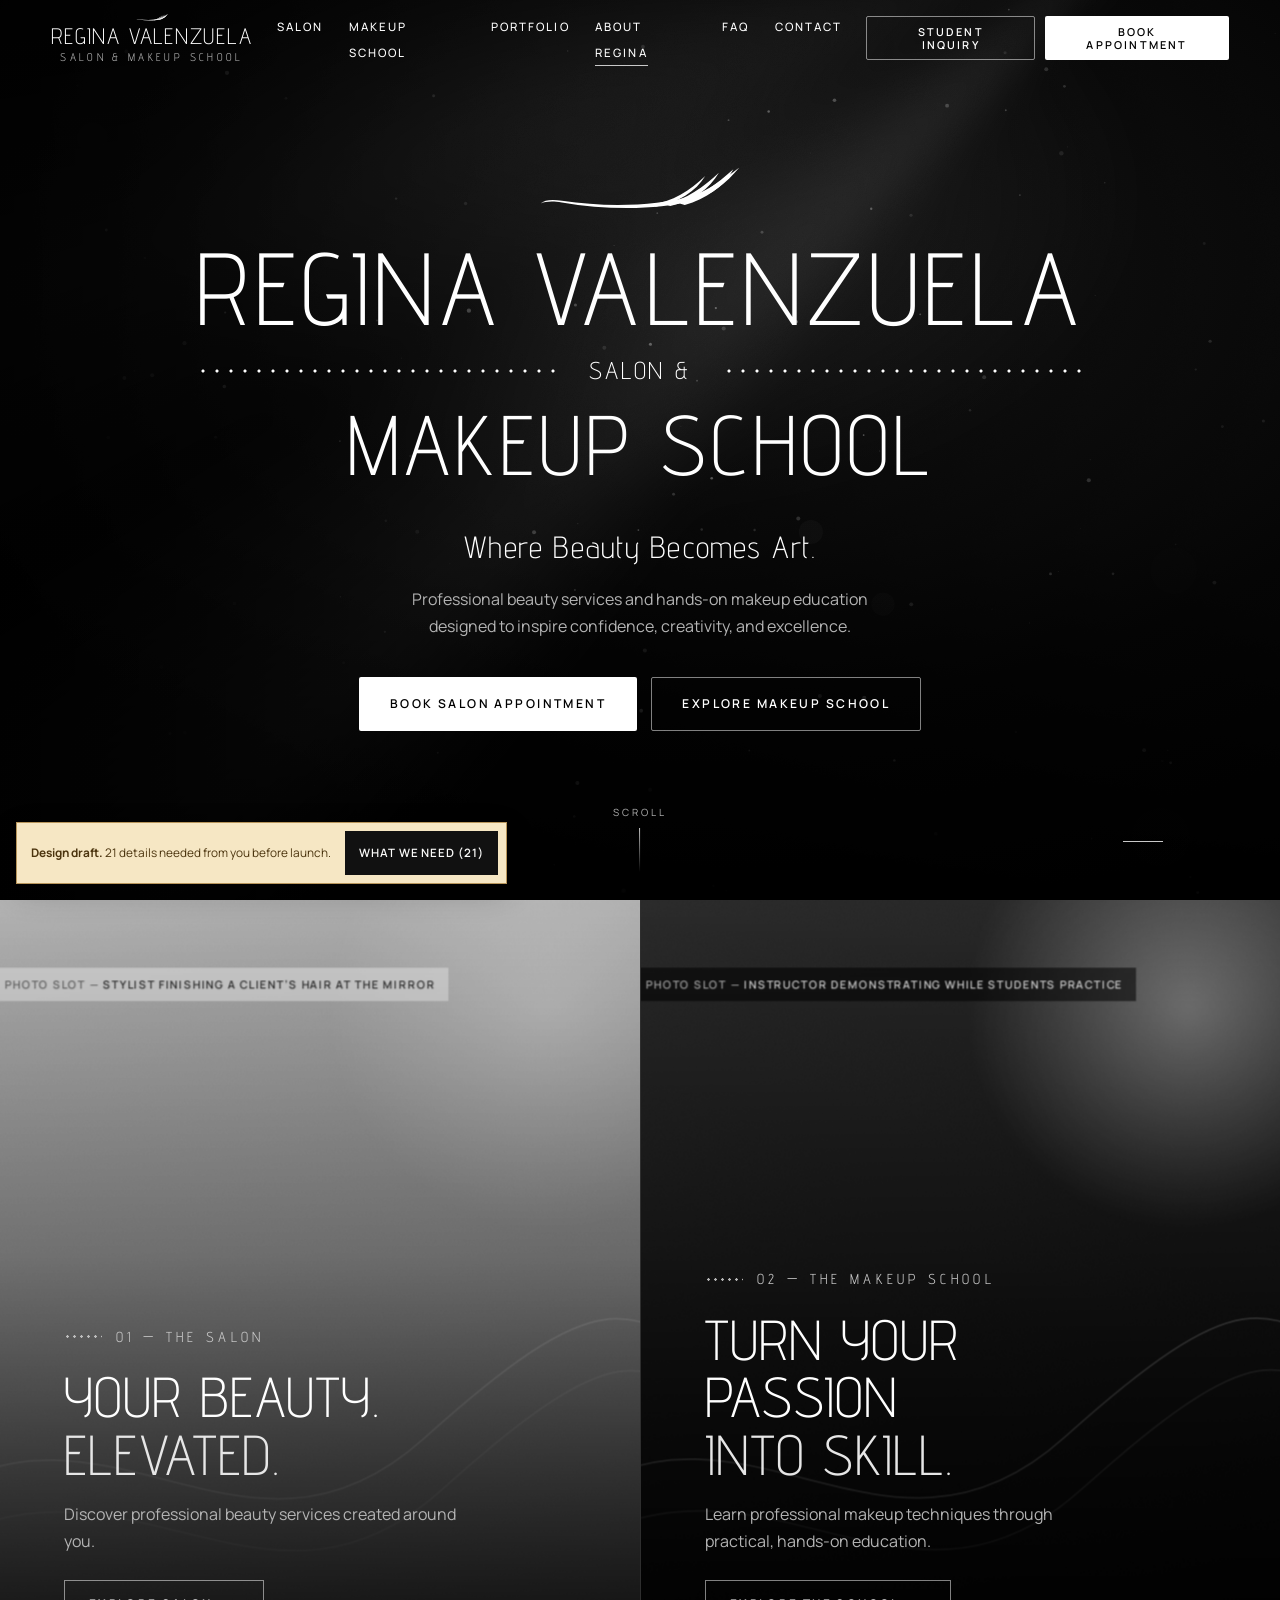
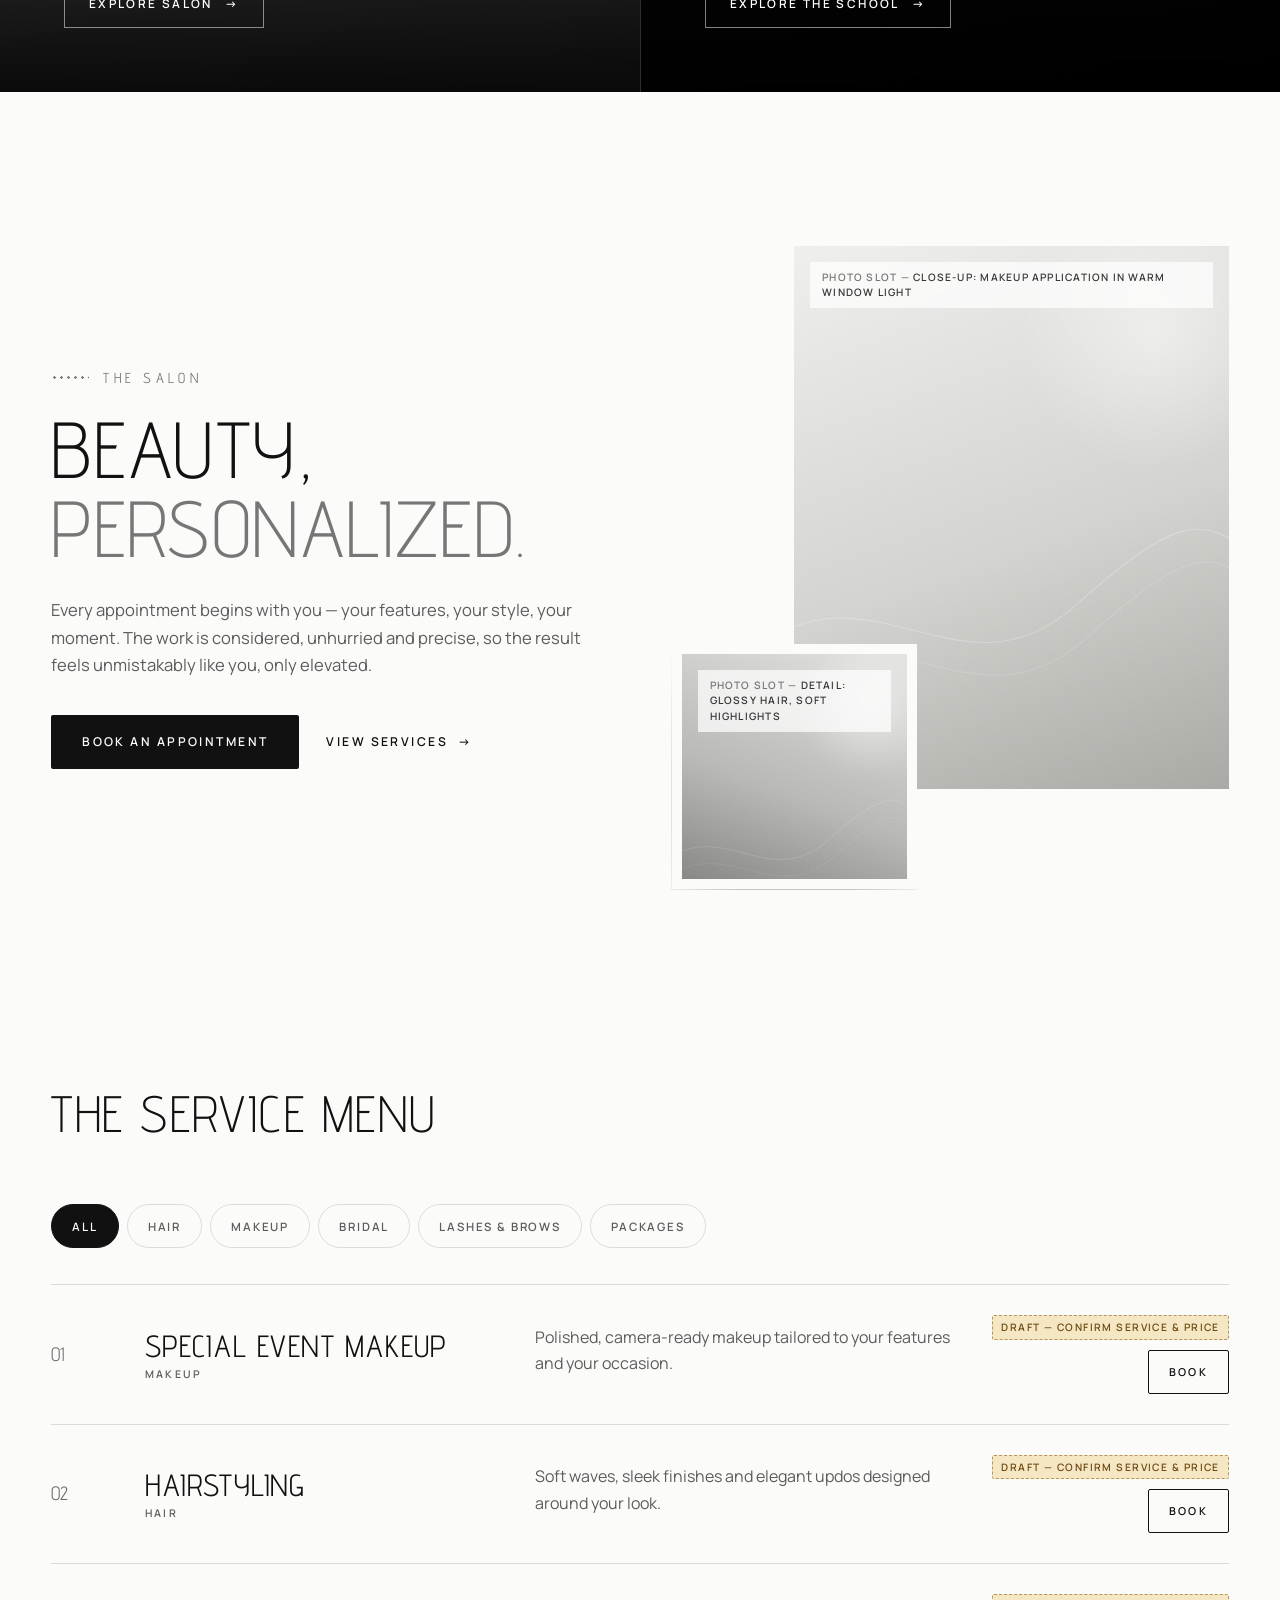
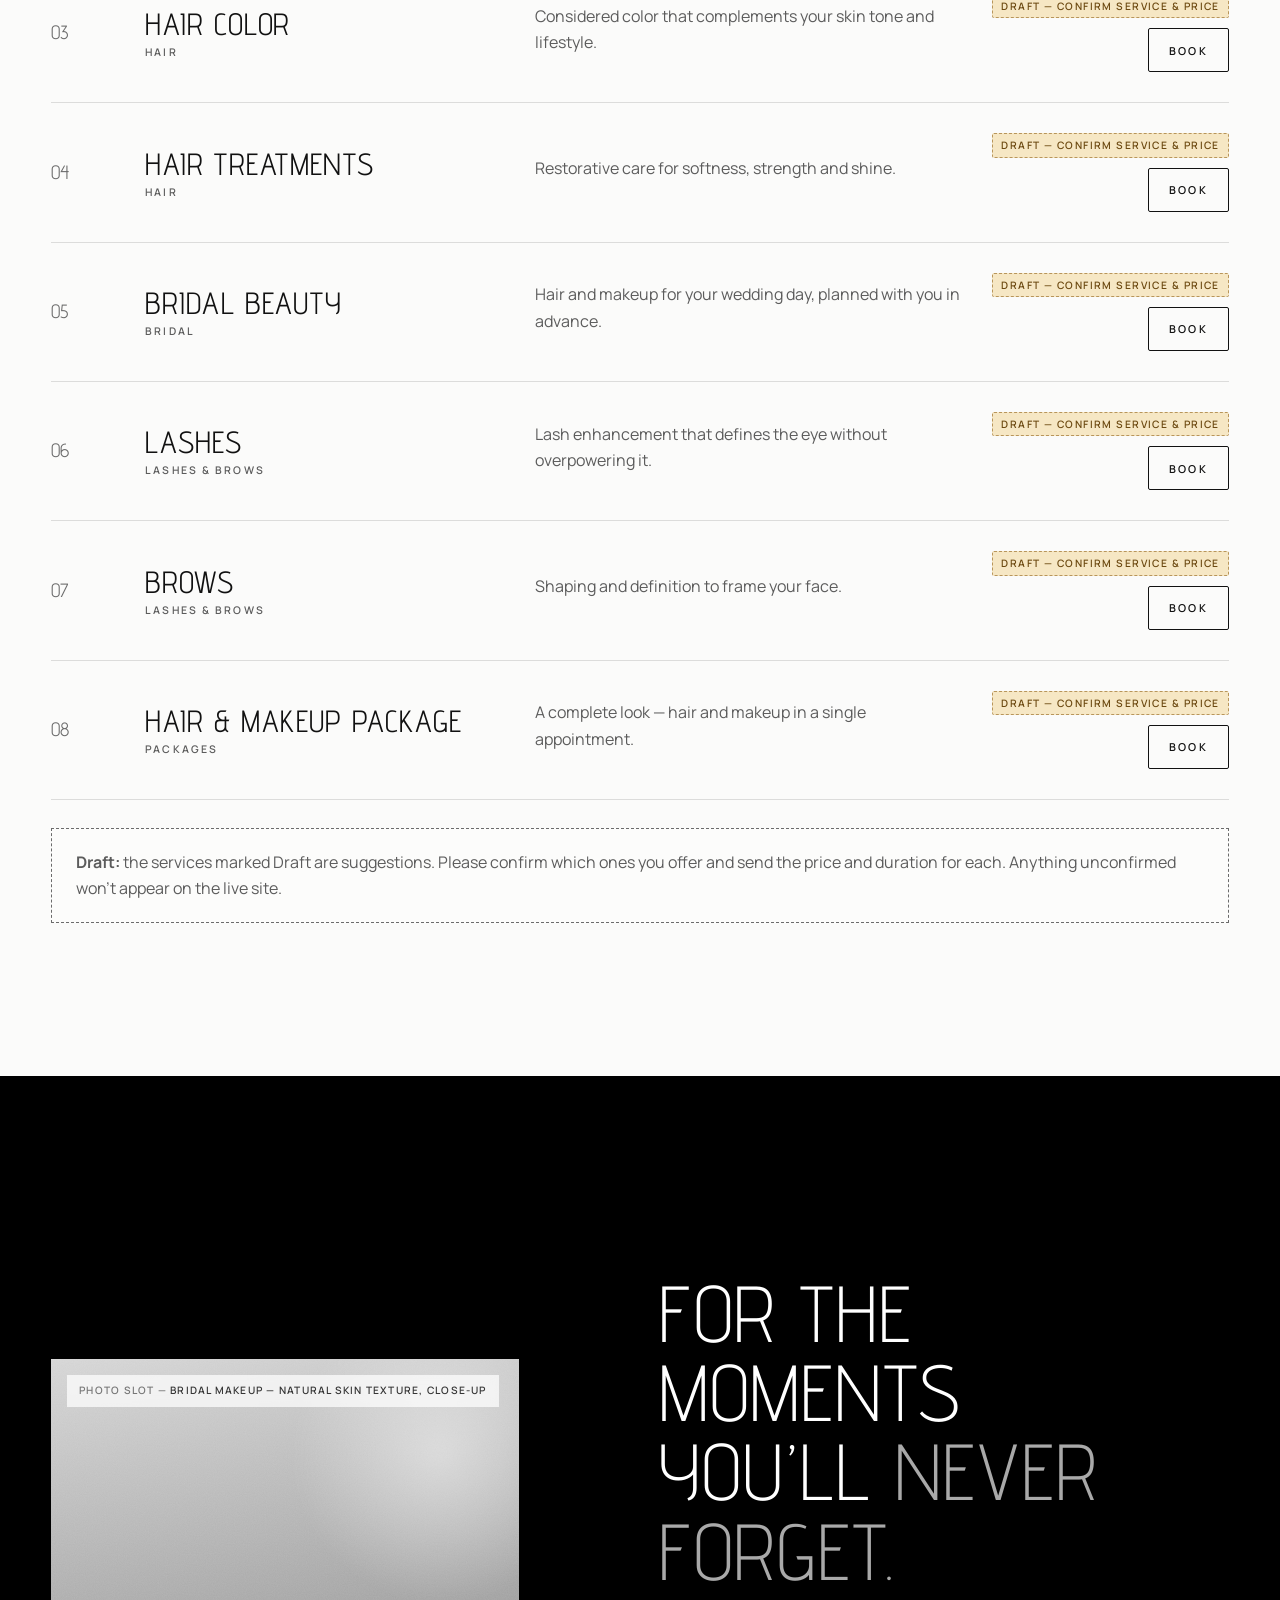
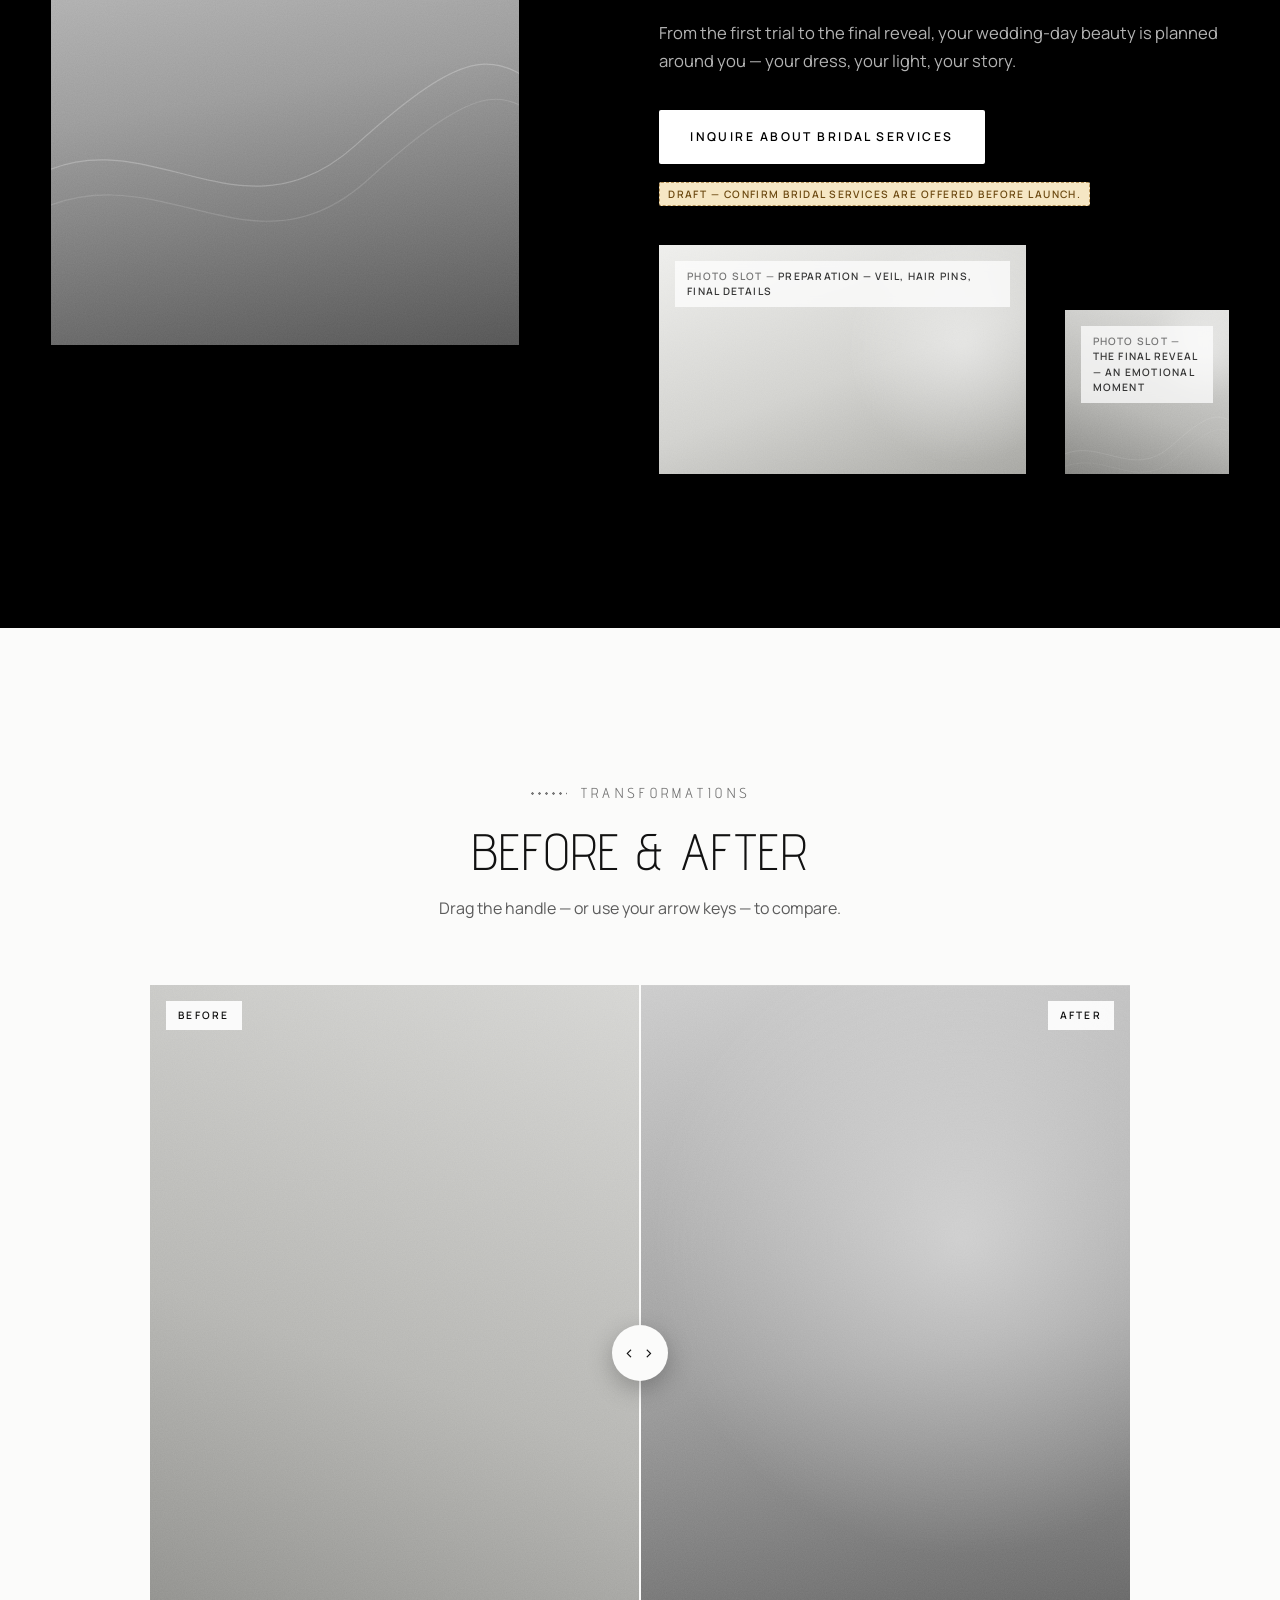
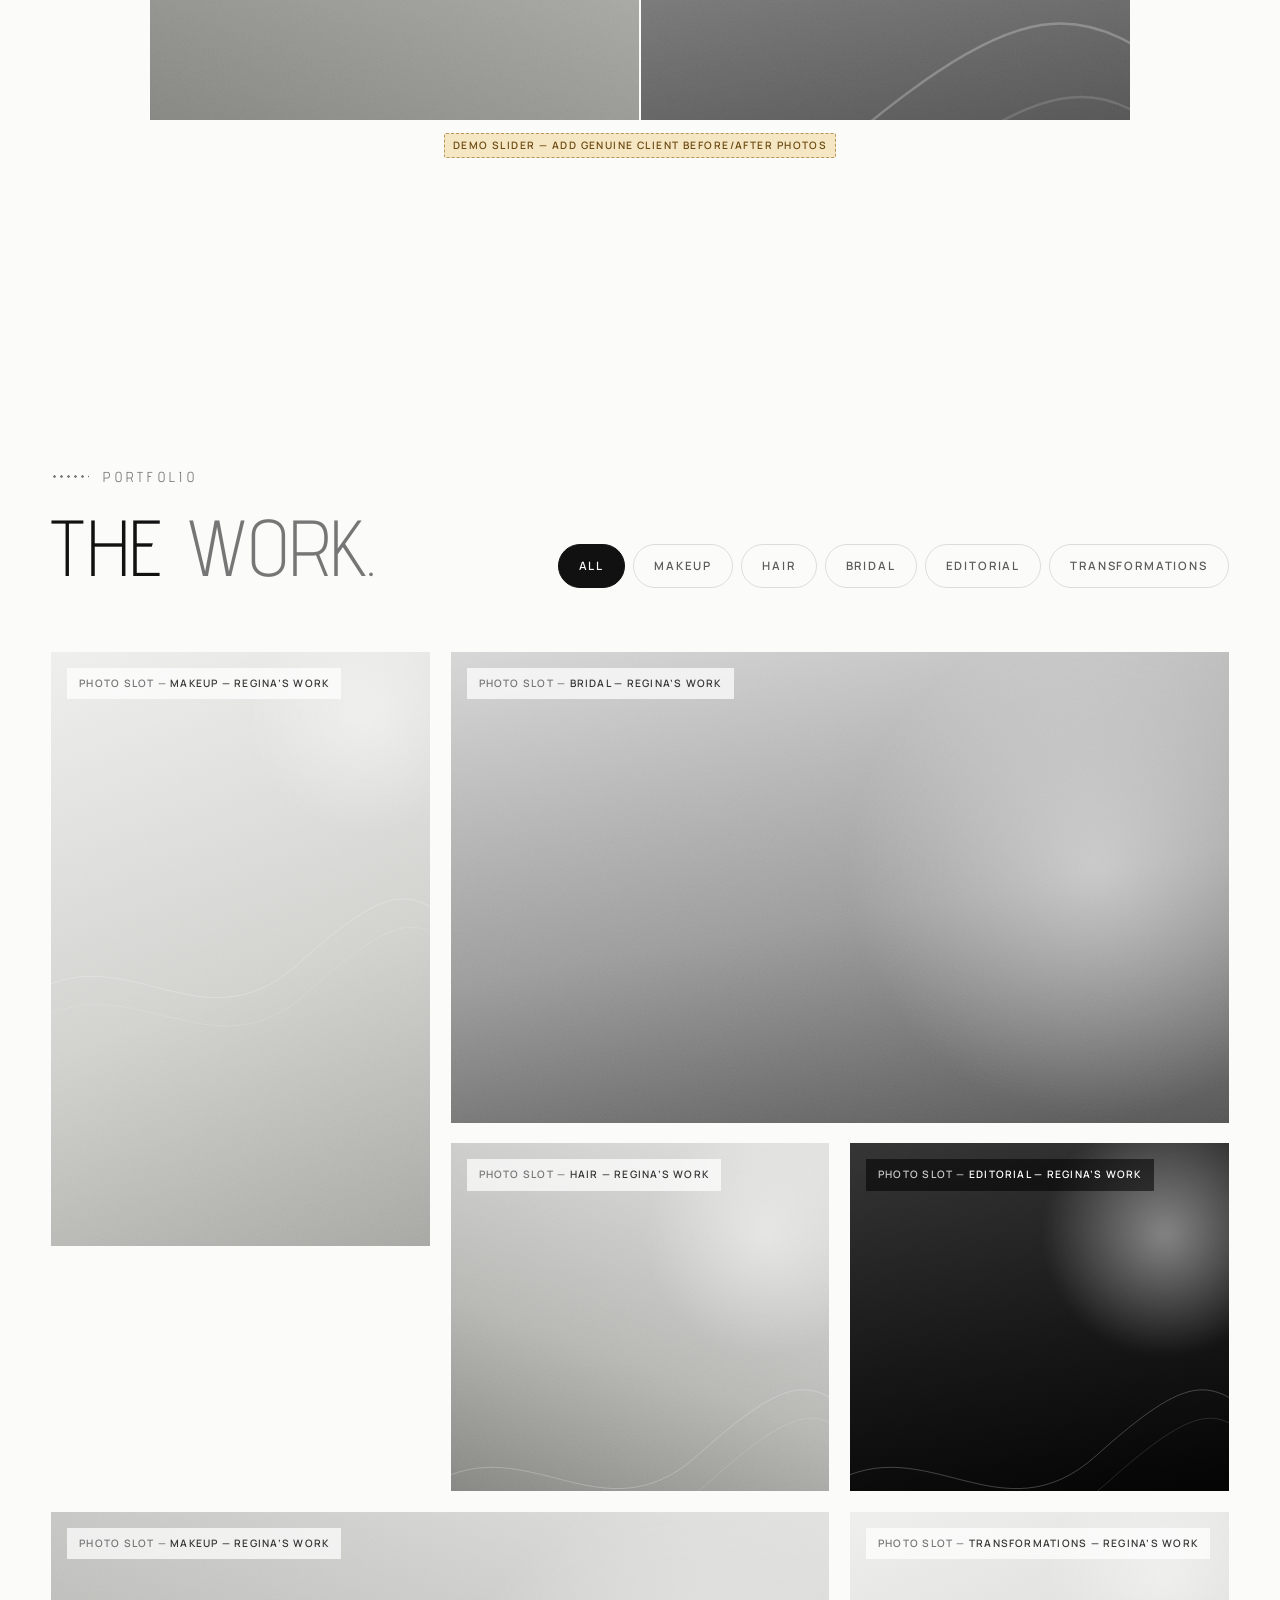
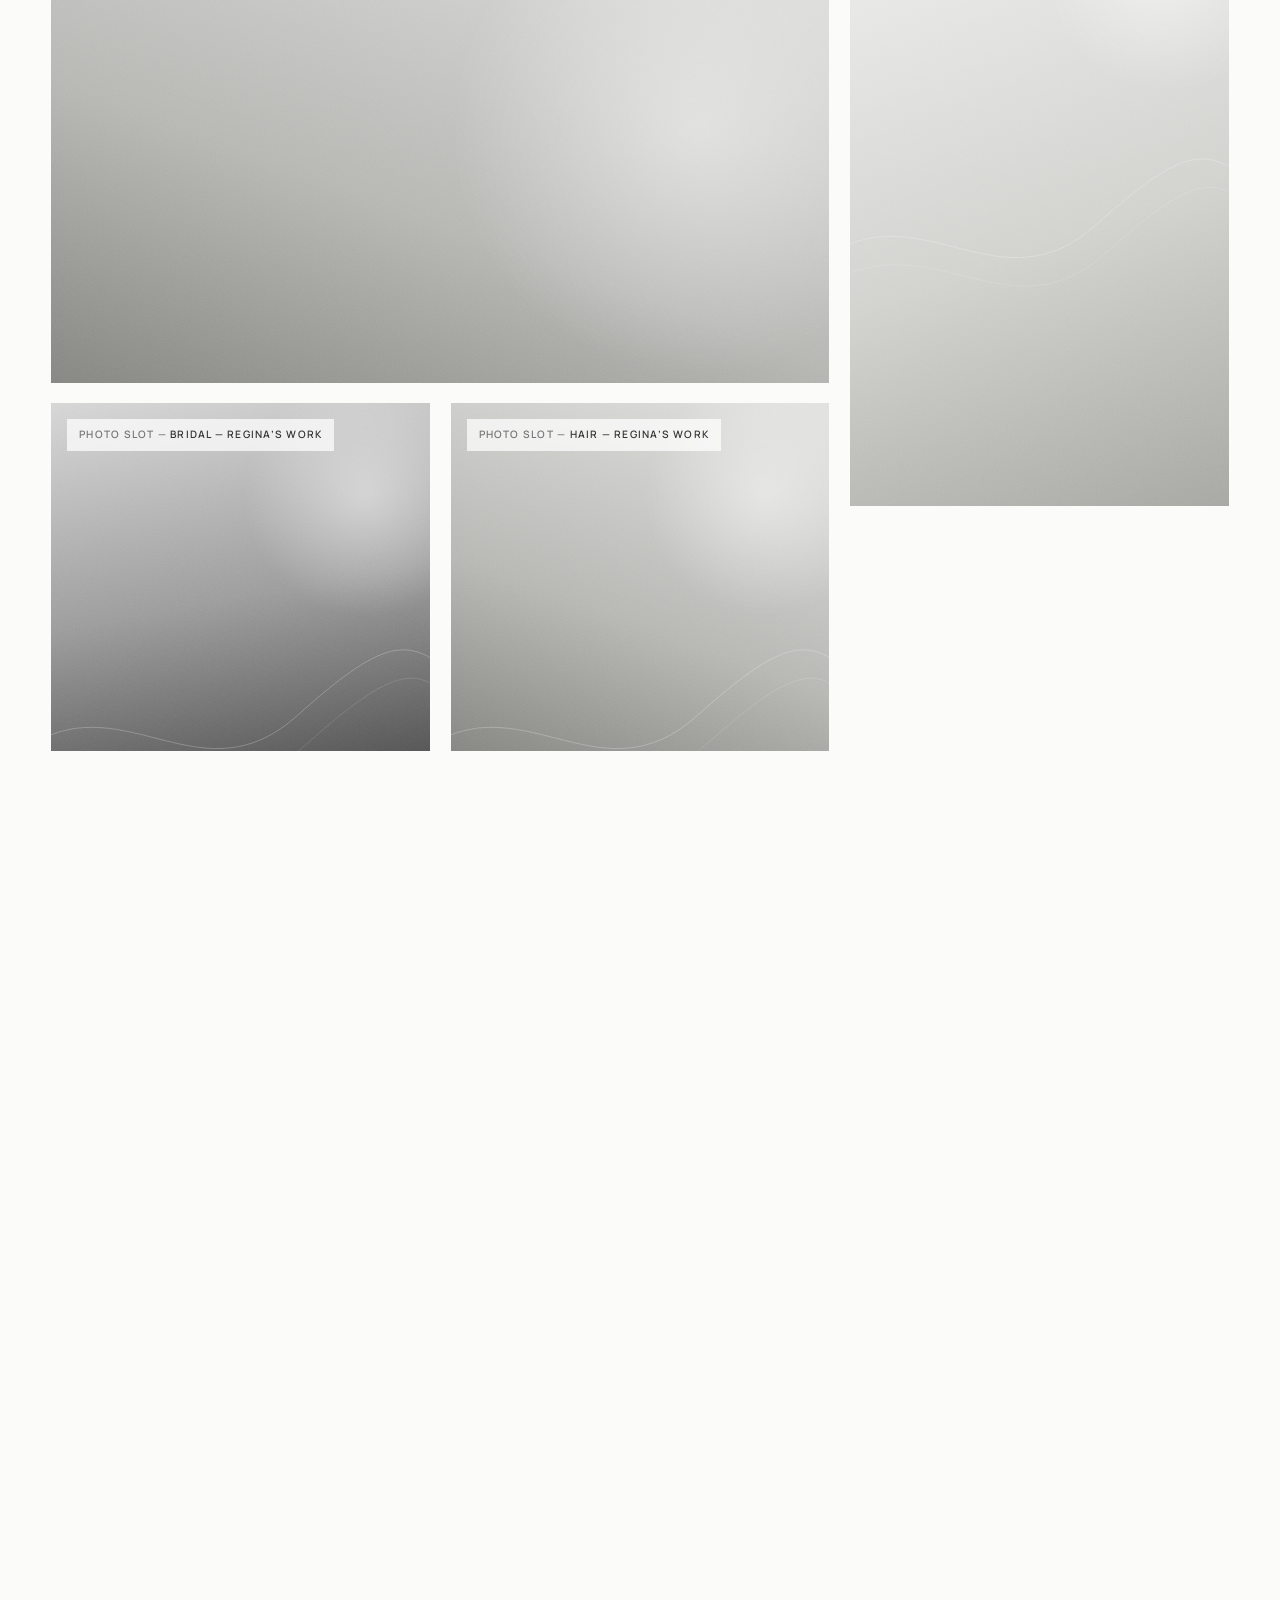
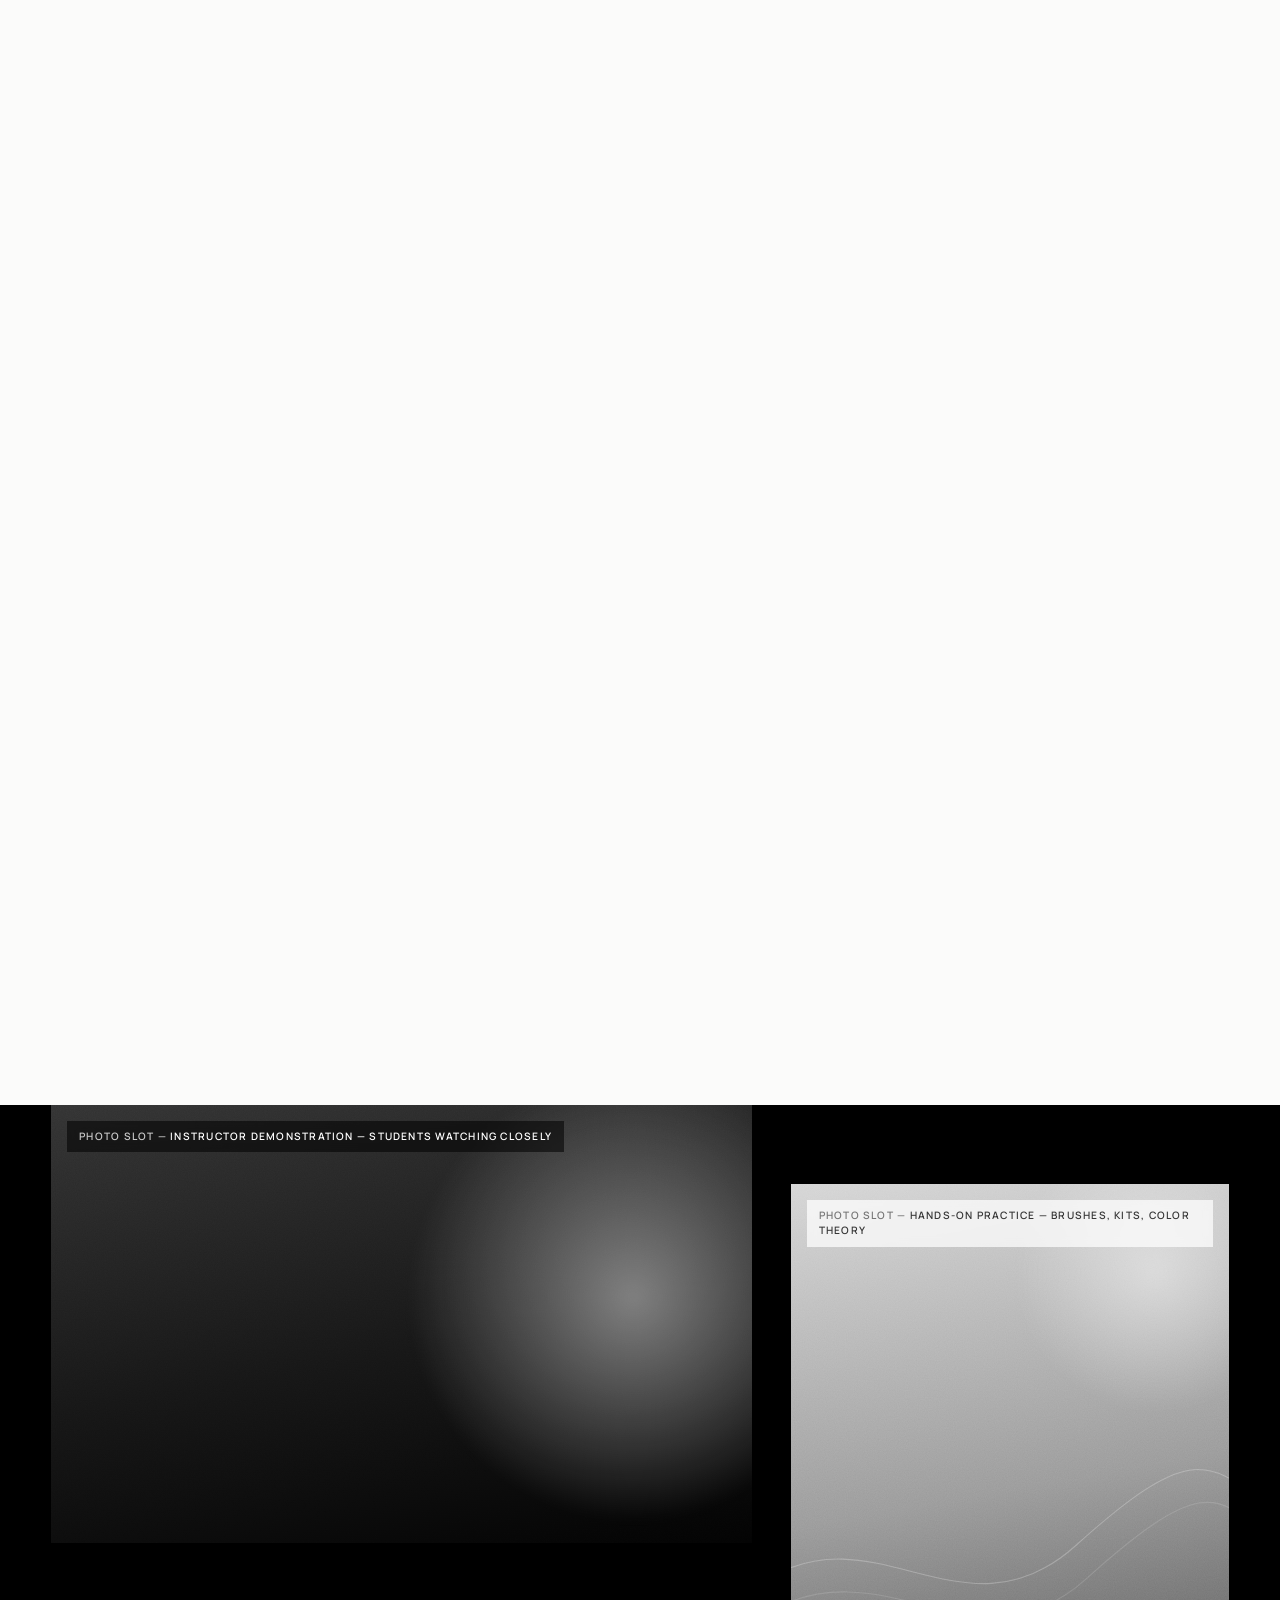
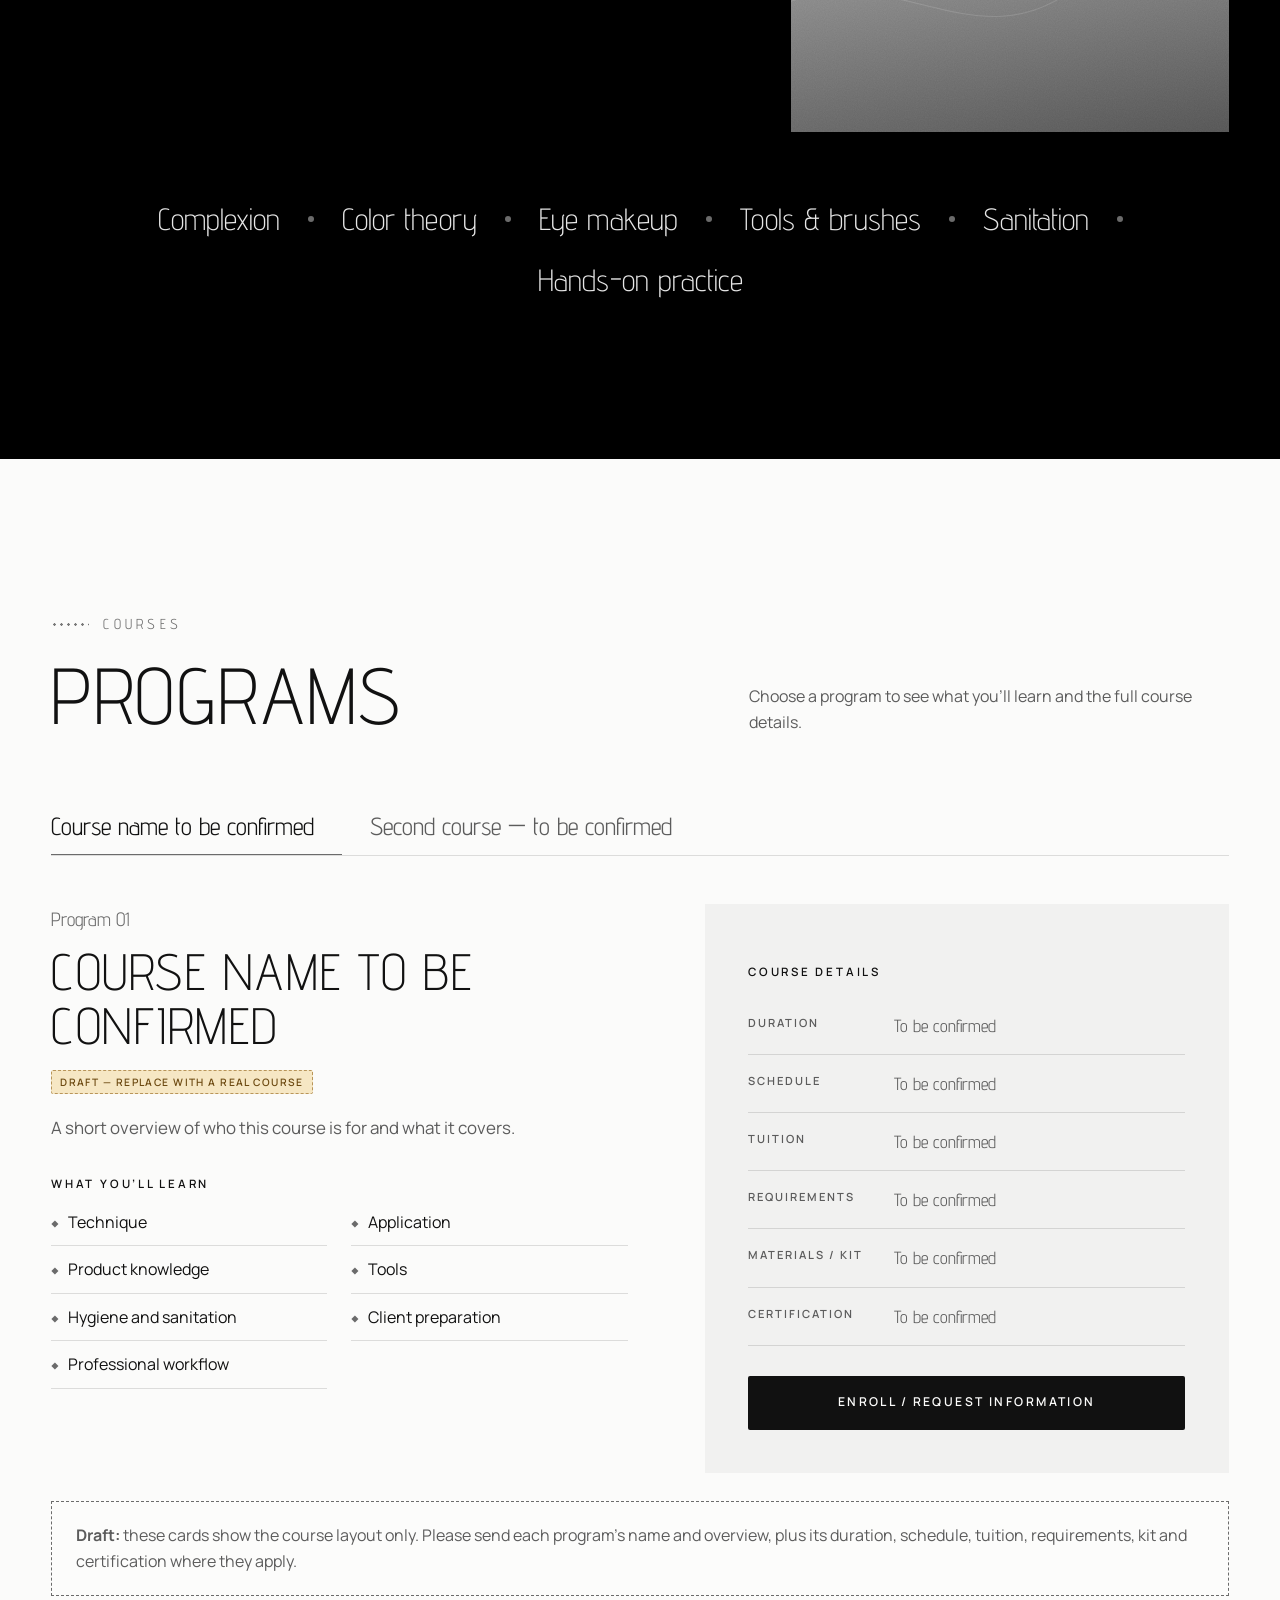
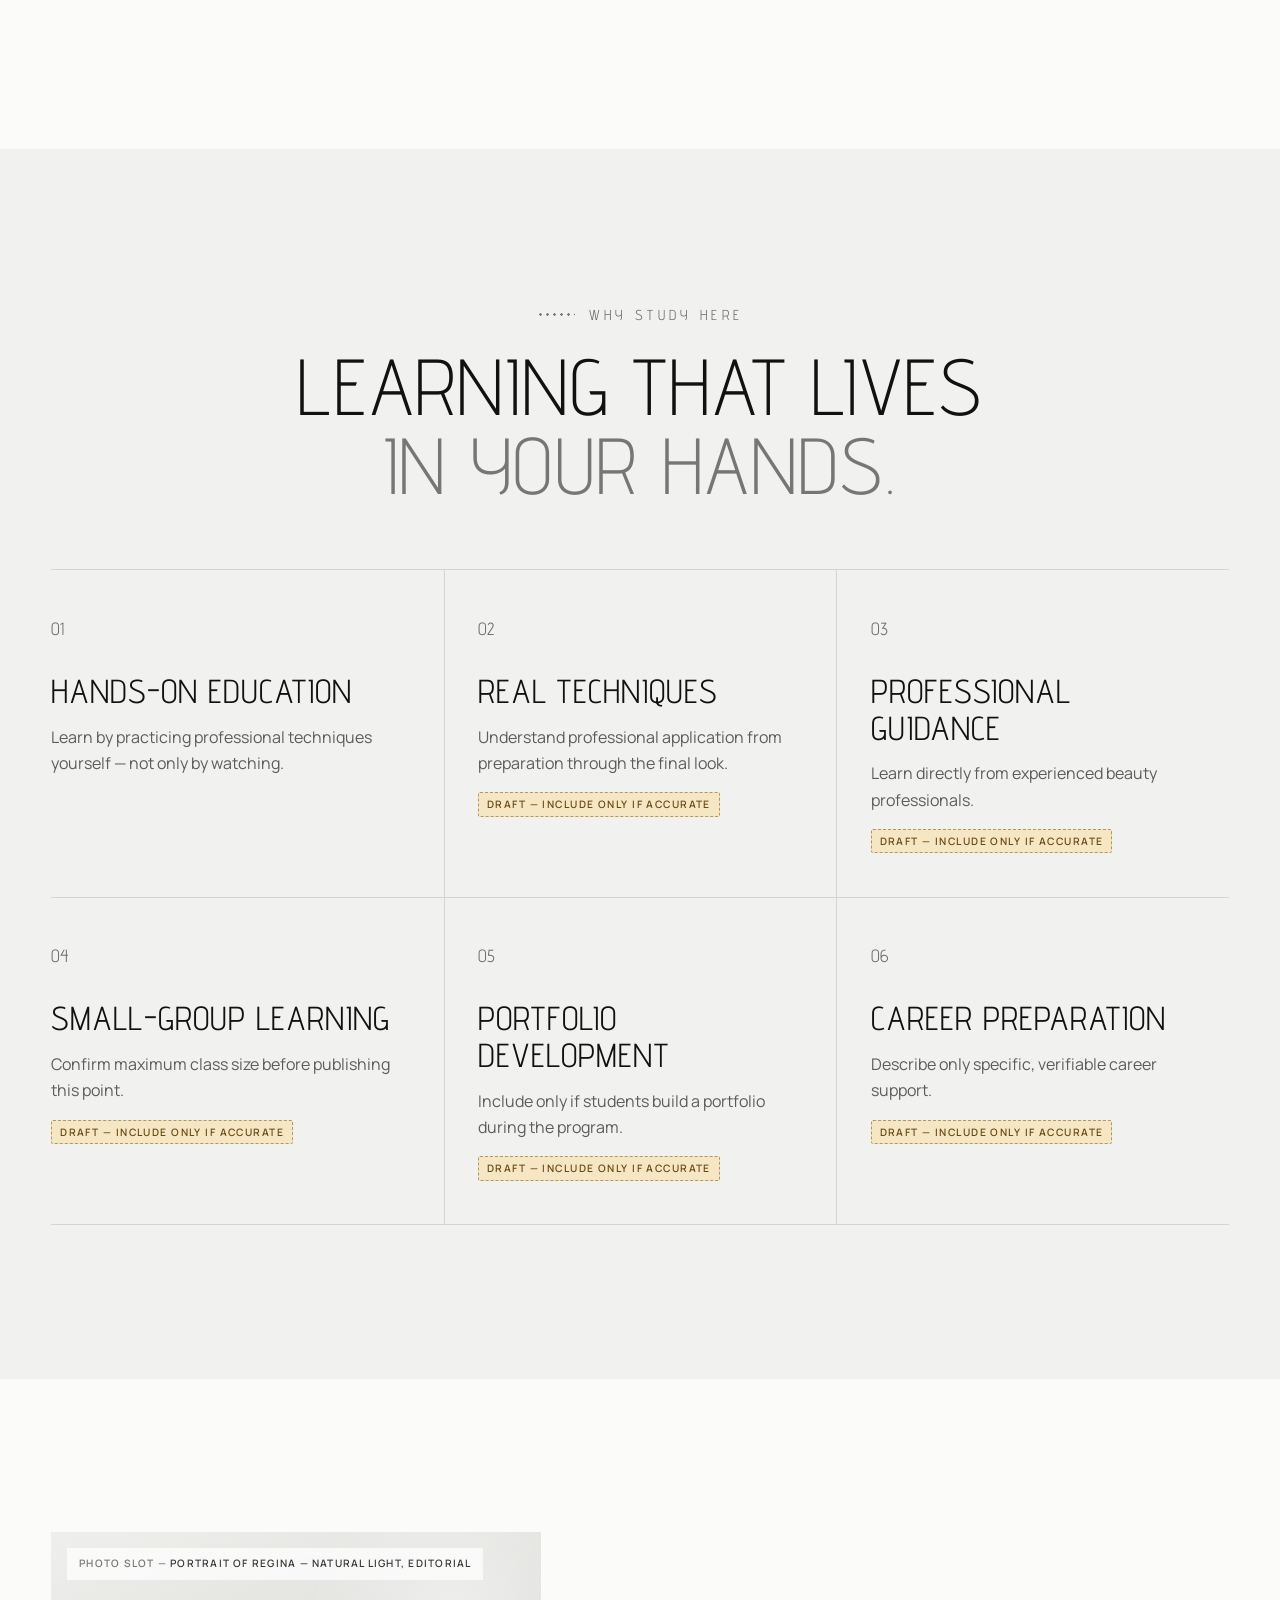
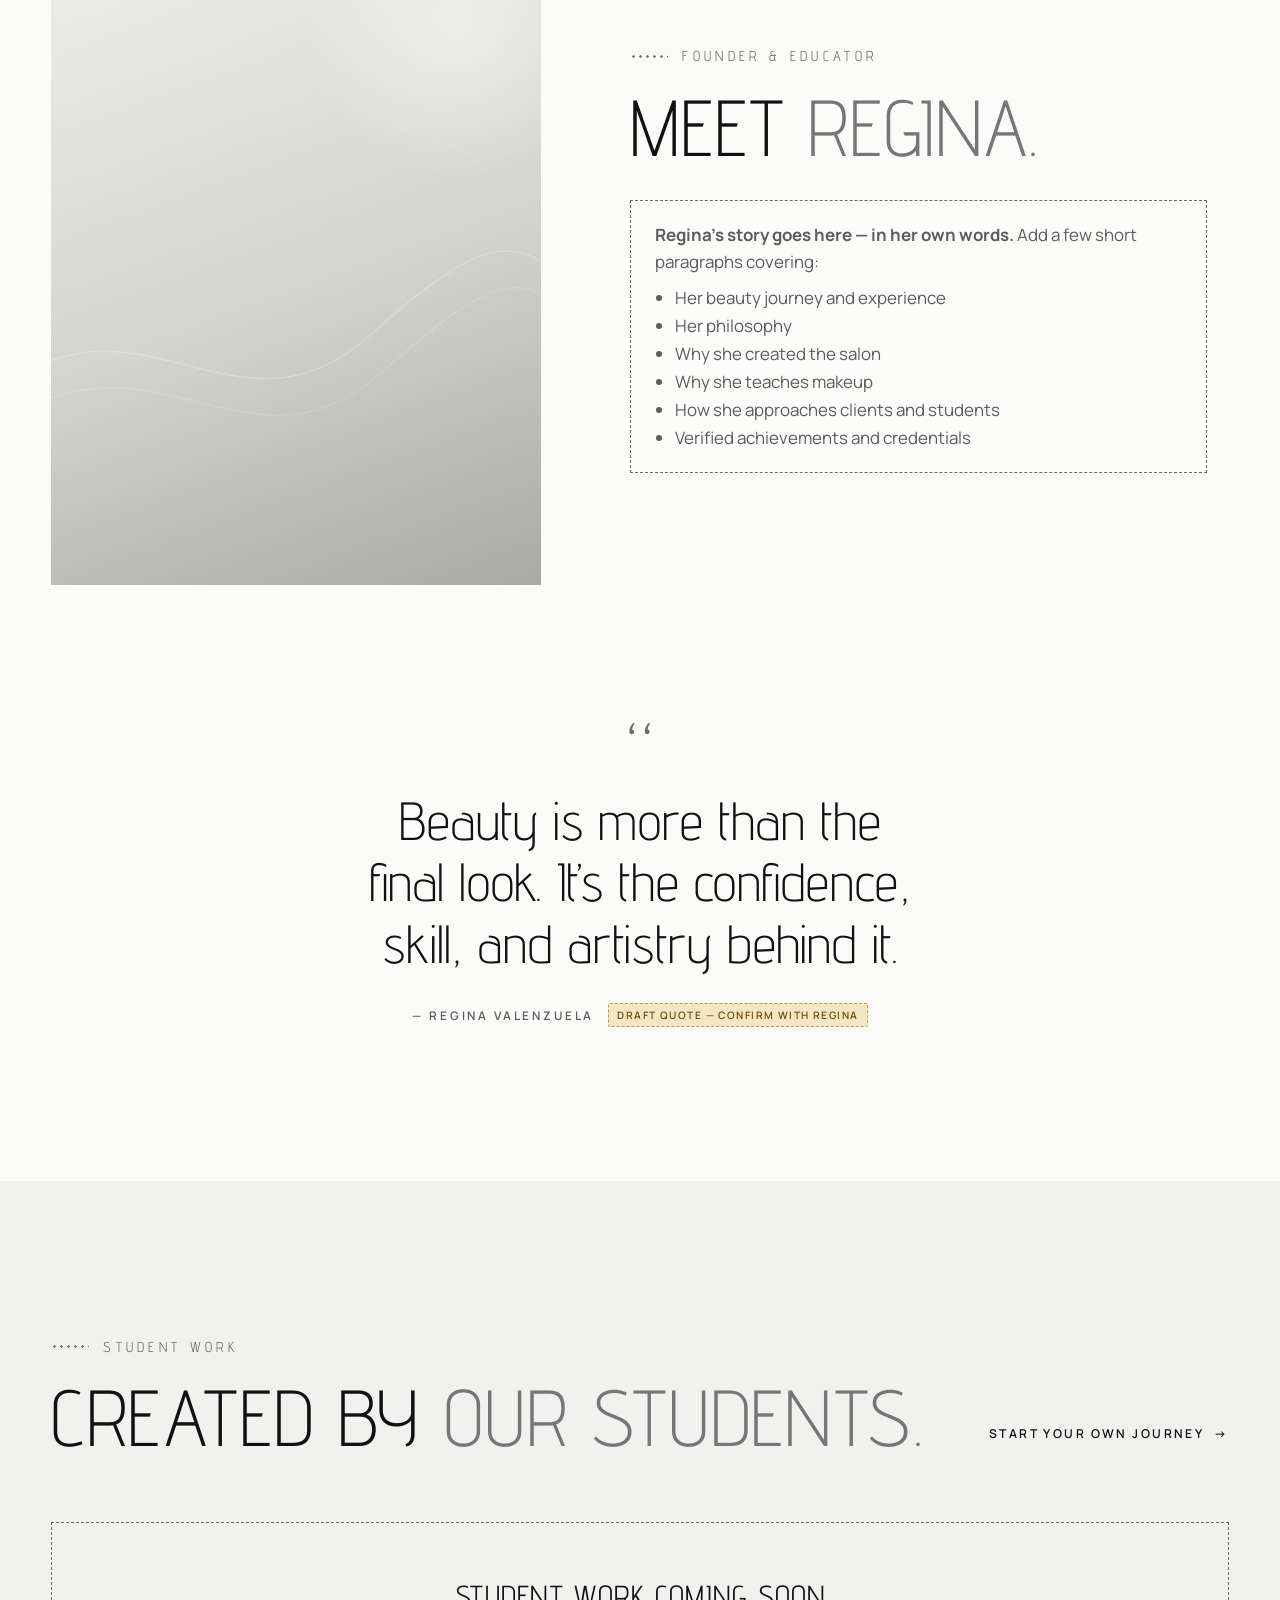
<file: index.html>
<!doctype html>
<html lang="en">
<head>
  <meta charset="utf-8">
  <meta name="viewport" content="width=device-width, initial-scale=1, viewport-fit=cover">
  <title>Regina Valenzuela Salon &amp; Makeup School | Beauty Services &amp; Makeup Classes</title>
  <meta name="description" content="Regina Valenzuela Salon & Makeup School — professional beauty services and hands-on makeup education. Book a salon appointment or explore makeup courses.">
  <meta name="theme-color" content="#000000">
  <meta name="color-scheme" content="light">

  <!-- Set the canonical/og:url once the domain is live (see README). -->
  <meta property="og:type" content="website">
  <meta property="og:site_name" content="Regina Valenzuela Salon & Makeup School">
  <meta property="og:title" content="Regina Valenzuela Salon & Makeup School">
  <meta property="og:description" content="Where beauty becomes art. Professional beauty services and hands-on makeup education.">
  <meta property="og:image" content="assets/img/og-image.png">
  <meta property="og:image:width" content="1200">
  <meta property="og:image:height" content="630">
  <meta property="og:image:alt" content="Regina Valenzuela — Salon & Makeup School. Where beauty becomes art.">
  <meta name="twitter:card" content="summary_large_image">
  <meta name="twitter:title" content="Regina Valenzuela Salon & Makeup School">
  <meta name="twitter:description" content="Where beauty becomes art. Professional beauty services and hands-on makeup education.">
  <meta name="twitter:image" content="assets/img/og-image.png">

  <link rel="icon" href="assets/img/favicon.svg" type="image/svg+xml">
  <link rel="icon" href="assets/img/favicon-32.png" sizes="32x32" type="image/png">
  <link rel="apple-touch-icon" href="assets/img/apple-touch-icon.png">
  <link rel="manifest" href="site.webmanifest">

  <link rel="preconnect" href="https://fonts.googleapis.com">
  <link rel="preconnect" href="https://fonts.gstatic.com" crossorigin>
  <link rel="stylesheet" href="https://fonts.googleapis.com/css2?family=Advent+Pro:wght@200;300;400;500&family=Manrope:wght@400;500;600&display=swap">
  <link rel="stylesheet" href="assets/css/styles.css">

  <script src="assets/js/config.js"></script>
  <script src="assets/js/main.js" defer></script>
</head>
<body>
  <a class="skip-link" href="#main">Skip to content</a>
  <svg width="0" height="0" style="position:absolute" aria-hidden="true" focusable="false">
    <symbol id="lash" viewBox="0 0 240 60">
      <path d="M3 45 C 8 41, 16 40, 28 42 C 80 50, 140 48, 178 37 C 200 30, 216 18, 236 3 C 220 22, 204 35, 180 42 C 140 53, 80 53, 28 44 C 16 42, 9 43, 3 45 Z"/>
      <path d="M132 47 C 158 43, 178 30, 196 13 C 185 31, 165 44, 138 49 Z"/>
      <path d="M149 46 C 174 40, 194 26, 212 9 C 201 28, 182 42, 155 48 Z"/>
      <path d="M166 45 C 190 37, 210 22, 229 5 C 218 25, 197 40, 172 47 Z"/>
    </symbol>
  </svg>

  <!-- Preview banner (only rendered while config.preview is true) -->
  <div class="preview-bar" id="preview-bar" hidden>
    <p><strong>Design draft.</strong> <span id="preview-count"></span></p>
    <button type="button" class="preview-bar__btn" id="preview-open">View launch checklist</button>
  </div>

  <header class="site-header" id="site-header">
    <div class="site-header__inner">
      <a class="brand" href="#top" aria-label="Regina Valenzuela Salon & Makeup School — home">
        <svg class="lash brand__lash" aria-hidden="true" focusable="false"><use href="#lash"/></svg>
        <span class="brand__name">Regina Valenzuela</span>
        <span class="brand__sub">Salon &amp; Makeup School</span>
      </a>
      <nav class="nav" aria-label="Primary">
        <ul class="nav__list">
          <li><a href="#salon">Salon</a></li>
          <li><a href="#school">Makeup School</a></li>
          <li><a href="#portfolio">Portfolio</a></li>
          <li><a href="#about">About Regina</a></li>
          <li><a href="#faq">FAQ</a></li>
          <li><a href="#contact">Contact</a></li>
        </ul>
      </nav>
      <div class="site-header__actions">
        <a class="btn btn--small btn--outline-light js-enroll" href="#inquire">Student Inquiry</a>
        <a class="btn btn--small btn--gold js-book" href="#inquire">Book Appointment</a>
        <button class="menu-toggle" type="button" aria-expanded="false" aria-controls="mobile-menu" id="menu-toggle">
          <span class="menu-toggle__lines" aria-hidden="true"></span>
          <span class="visually-hidden">Menu</span>
        </button>
      </div>
    </div>
  </header>

  <div class="mobile-menu" id="mobile-menu" role="dialog" aria-modal="true" aria-label="Menu" hidden>
    <nav aria-label="Mobile">
      <ul class="mobile-menu__list">
        <li><a href="#salon">Salon</a></li>
        <li><a href="#services">Services</a></li>
        <li><a href="#school">Makeup School</a></li>
        <li><a href="#courses">Courses</a></li>
        <li><a href="#portfolio">Portfolio</a></li>
        <li><a href="#about">About Regina</a></li>
        <li><a href="#reviews">Reviews</a></li>
        <li><a href="#faq">FAQ</a></li>
        <li><a href="#contact">Contact</a></li>
      </ul>
    </nav>
    <div class="mobile-menu__cta">
      <a class="btn btn--gold btn--block js-book" href="#inquire">Book Salon Appointment</a>
      <a class="btn btn--outline-light btn--block js-enroll" href="#inquire">Explore Makeup School</a>
    </div>
  </div>

  <main id="main">

    <!-- ============ HERO ============ -->
    <section class="hero" id="top" aria-labelledby="hero-title">
      <div class="hero__media" aria-hidden="true">
        <div class="hero__light"></div>
        <canvas class="hero__powder" id="powder"></canvas>
        <video class="hero__video" id="hero-video" muted loop playsinline preload="none" hidden></video>
        <div class="hero__vignette"></div>
      </div>

      <div class="hero__content">
        <h1 class="hero__title" id="hero-title">
          <svg class="lash hero__lash reveal-hero" style="--d:.2s" aria-hidden="true" focusable="false"><use href="#lash"/></svg>
          <span class="hero__name reveal-hero" style="--d:.5s">Regina Valenzuela</span>
          <span class="hero__divider reveal-hero" style="--d:.8s"><span>Salon &amp;</span></span>
          <span class="hero__school reveal-hero" style="--d:1s">Makeup School</span>
        </h1>
        <p class="hero__tagline reveal-hero" style="--d:1.25s"><em>Where Beauty Becomes Art.</em></p>
        <p class="hero__copy reveal-hero" style="--d:1.45s">Professional beauty services and hands-on makeup education designed to inspire confidence, creativity, and excellence.</p>
        <div class="hero__actions reveal-hero" style="--d:1.65s">
          <a class="btn btn--gold js-book" href="#inquire">Book Salon Appointment</a>
          <a class="btn btn--outline-light" href="#school">Explore Makeup School</a>
        </div>
      </div>

      <p class="hero__reel" aria-hidden="true"><span id="reel-word">Brushes</span></p>
      <a class="hero__scroll" href="#paths"><span>Scroll</span><span class="hero__scroll-line" aria-hidden="true"></span></a>
    </section>

    <!-- ============ TWO PATHS ============ -->
    <section class="paths" id="paths" aria-label="Choose your path">
      <a class="path path--salon" href="#salon">
        <div class="path__media" data-slot="path-salon" data-tone="blush" data-shot="Stylist finishing a client’s hair at the mirror"></div>
        <div class="path__body">
          <p class="eyebrow eyebrow--light">01 — The Salon</p>
          <h2 class="path__title">Your beauty.<br><em>Elevated.</em></h2>
          <p class="path__copy">Discover professional beauty services created around you.</p>
          <span class="path__cta">Explore Salon <span aria-hidden="true">→</span></span>
        </div>
      </a>
      <a class="path path--school" href="#school">
        <div class="path__media" data-slot="path-school" data-tone="espresso" data-shot="Instructor demonstrating while students practice"></div>
        <div class="path__body">
          <p class="eyebrow eyebrow--light">02 — The Makeup School</p>
          <h2 class="path__title">Turn your passion<br><em>into skill.</em></h2>
          <p class="path__copy">Learn professional makeup techniques through practical, hands-on education.</p>
          <span class="path__cta">Explore the School <span aria-hidden="true">→</span></span>
        </div>
      </a>
    </section>

    <!-- ============ SALON ============ -->
    <section class="salon section" id="salon" aria-labelledby="salon-title">
      <div class="container salon__intro">
        <div class="salon__text">
          <p class="eyebrow reveal">The Salon</p>
          <h2 class="display reveal" id="salon-title">Beauty,<br><em>personalized.</em></h2>
          <p class="lede reveal">Every appointment begins with you — your features, your style, your moment. The work is considered, unhurried and precise, so the result feels unmistakably like you, only elevated.</p>
          <div class="reveal">
            <a class="btn btn--dark js-book" href="#inquire">Book an Appointment</a>
            <a class="link-arrow" href="#services">View services <span aria-hidden="true">→</span></a>
          </div>
        </div>
        <div class="salon__images">
          <figure class="frame frame--tall reveal-mask" data-slot="salon-intro-1" data-tone="champagne" data-shot="Close-up: makeup application in warm window light"></figure>
          <figure class="frame frame--small reveal-mask" data-slot="salon-intro-2" data-tone="nude" data-shot="Detail: glossy hair, soft highlights"></figure>
        </div>
      </div>

      <div class="container services" id="services" aria-labelledby="services-title">
        <div class="section-head">
          <p class="eyebrow reveal">Services</p>
          <h2 class="h2 reveal" id="services-title">The service menu</h2>
        </div>
        <div class="filters" role="group" aria-label="Filter services" id="service-filters"></div>
        <div class="service-list" id="service-list" aria-live="polite"></div>
        <p class="note" id="services-note" hidden></p>
      </div>
    </section>

    <!-- ============ BRIDAL ============ -->
    <section class="bridal section section--dark" id="bridal" aria-labelledby="bridal-title">
      <div class="container bridal__grid">
        <figure class="frame frame--tall bridal__img1 reveal-mask" data-slot="bridal-1" data-tone="blush" data-shot="Bridal makeup — natural skin texture, close-up"></figure>
        <div class="bridal__text">
          <p class="eyebrow eyebrow--light reveal">Bridal &amp; Special Occasions</p>
          <h2 class="display display--light reveal" id="bridal-title">For the moments<br>you’ll <em>never forget.</em></h2>
          <p class="lede lede--light reveal">From the first trial to the final reveal, your wedding-day beauty is planned around you — your dress, your light, your story.</p>
          <div class="reveal"><a class="btn btn--gold" href="#inquire" data-inquiry="salon" data-interest="Bridal">Inquire About Bridal Services</a></div>
          <p class="draft-note" id="bridal-draft" hidden>Draft — confirm bridal services are offered before launch.</p>
        </div>
        <figure class="frame frame--wide bridal__img2 reveal-mask" data-slot="bridal-2" data-tone="champagne" data-shot="Preparation — veil, hair pins, final details"></figure>
        <figure class="frame frame--small bridal__img3 reveal-mask" data-slot="bridal-3" data-tone="nude" data-shot="The final reveal — an emotional moment"></figure>
      </div>
    </section>

    <!-- ============ BEFORE / AFTER ============ -->
    <section class="section transformations" id="transformations" aria-labelledby="ba-title">
      <div class="container">
        <div class="section-head section-head--center">
          <p class="eyebrow reveal">Transformations</p>
          <h2 class="h2 reveal" id="ba-title">Before &amp; after</h2>
          <p class="section-sub reveal">Drag the handle — or use your arrow keys — to compare.</p>
        </div>
        <div class="filters filters--center" role="group" aria-label="Filter transformations" id="ba-filters"></div>
        <div class="ba-stage" id="ba-stage"></div>
      </div>
    </section>

    <!-- ============ PORTFOLIO ============ -->
    <section class="section portfolio" id="portfolio" aria-labelledby="portfolio-title">
      <div class="container">
        <div class="section-head section-head--split">
          <div>
            <p class="eyebrow reveal">Portfolio</p>
            <h2 class="display reveal" id="portfolio-title">The <em>work.</em></h2>
          </div>
          <div class="filters" role="group" aria-label="Filter portfolio" id="portfolio-filters"></div>
        </div>
        <div class="portfolio__grid" id="portfolio-grid"></div>
      </div>
    </section>

    <!-- ============ SCHOOL TRANSITION ============ -->
    <section class="school-transition" id="school" aria-labelledby="school-title">
      <div class="school-transition__sticky">
        <svg class="stroke" viewBox="0 0 1600 600" preserveAspectRatio="xMidYMid slice" aria-hidden="true" focusable="false">
          <defs>
            <linearGradient id="strokeGrad" x1="0" x2="1">
              <stop offset="0" stop-color="#9a9a9a"/><stop offset=".5" stop-color="#f2f2f2"/><stop offset="1" stop-color="#6e6e6e"/>
            </linearGradient>
          </defs>
          <path id="stroke-path" d="M-80 380 C 240 250, 520 470, 820 320 S 1360 170, 1700 300" fill="none" stroke="url(#strokeGrad)" stroke-width="120" stroke-linecap="round"/>
        </svg>
        <div class="school-transition__content">
          <p class="eyebrow eyebrow--light">The Makeup School</p>
          <h2 class="display display--light school-transition__title" id="school-title">Learn the art.<br><em>Master the technique.</em></h2>
          <p class="lede lede--light">Professional makeup education for aspiring artists ready to develop their technique, confidence, and creativity.</p>
          <a class="btn btn--gold" href="#courses">Explore Courses</a>
        </div>
      </div>
    </section>

    <section class="section section--dark school-intro" aria-label="Inside the classroom">
      <div class="container school-intro__grid">
        <figure class="frame frame--wide reveal-mask" data-slot="school-1" data-tone="espresso" data-shot="Instructor demonstration — students watching closely"></figure>
        <figure class="frame frame--tall reveal-mask" data-slot="school-2" data-tone="blush" data-shot="Hands-on practice — brushes, kits, color theory"></figure>
        <ul class="topic-list reveal" aria-label="Areas of study">
          <li>Complexion</li><li>Color theory</li><li>Eye makeup</li><li>Tools &amp; brushes</li><li>Sanitation</li><li>Hands-on practice</li>
        </ul>
      </div>
    </section>

    <!-- ============ COURSES ============ -->
    <section class="section courses" id="courses" aria-labelledby="courses-title">
      <div class="container">
        <div class="section-head section-head--split">
          <div>
            <p class="eyebrow reveal">Courses</p>
            <h2 class="display reveal" id="courses-title">Programs</h2>
          </div>
          <p class="section-sub reveal">Choose a program to see what you’ll learn and the full course details.</p>
        </div>
        <div class="course-tabs" role="tablist" aria-label="Courses" id="course-tabs"></div>
        <div id="course-panels"></div>
        <p class="note" id="courses-note" hidden></p>
      </div>
    </section>

    <!-- ============ WHY STUDY HERE ============ -->
    <section class="section section--cream why" id="why" aria-labelledby="why-title">
      <div class="container">
        <div class="section-head section-head--center">
          <p class="eyebrow reveal">Why study here</p>
          <h2 class="display reveal" id="why-title">Learning that lives <em>in your hands.</em></h2>
        </div>
        <ol class="why__list" id="why-list"></ol>
      </div>
    </section>

    <!-- ============ MEET REGINA ============ -->
    <section class="section about" id="about" aria-labelledby="about-title">
      <div class="container about__grid">
        <figure class="frame frame--portrait about__portrait reveal-mask" data-slot="regina-portrait" data-tone="champagne" data-shot="Portrait of Regina — natural light, editorial"></figure>
        <div class="about__text">
          <p class="eyebrow reveal">Founder &amp; Educator</p>
          <h2 class="display reveal" id="about-title">Meet <em>Regina.</em></h2>
          <div class="about__story reveal" id="regina-story"></div>
          <ul class="credentials" id="regina-credentials" hidden></ul>
        </div>
      </div>
      <figure class="quote container reveal" id="regina-quote">
        <blockquote><p id="regina-quote-text"></p></blockquote>
        <figcaption>— Regina Valenzuela <span class="draft-badge" id="quote-draft" hidden>Draft quote — confirm with Regina</span></figcaption>
      </figure>
    </section>

    <!-- ============ STUDENT WORK ============ -->
    <section class="section section--cream student-work" id="student-work" aria-labelledby="sw-title">
      <div class="container">
        <div class="section-head section-head--split">
          <div>
            <p class="eyebrow reveal">Student Work</p>
            <h2 class="display reveal" id="sw-title">Created by <em>our students.</em></h2>
          </div>
          <a class="link-arrow reveal js-enroll" href="#inquire">Start your own journey <span aria-hidden="true">→</span></a>
        </div>
        <div class="student-grid" id="student-grid"></div>
      </div>
    </section>

    <!-- ============ TESTIMONIALS ============ -->
    <section class="section testimonials" id="reviews" aria-labelledby="reviews-title">
      <div class="container">
        <div class="section-head section-head--center">
          <p class="eyebrow reveal">Kind Words</p>
          <h2 class="display reveal" id="reviews-title">In their <em>words.</em></h2>
        </div>
        <div class="tabs tabs--center" role="tablist" aria-label="Review category">
          <button class="tab" role="tab" id="tab-rev-salon" aria-controls="rev-salon" aria-selected="true">Salon Clients</button>
          <button class="tab" role="tab" id="tab-rev-school" aria-controls="rev-school" aria-selected="false" tabindex="-1">Makeup Students</button>
        </div>
        <div class="tab-panel" role="tabpanel" id="rev-salon" aria-labelledby="tab-rev-salon" tabindex="0"></div>
        <div class="tab-panel" role="tabpanel" id="rev-school" aria-labelledby="tab-rev-school" tabindex="0" hidden></div>
      </div>
    </section>

    <!-- ============ THE EXPERIENCE ============ -->
    <section class="experience section--dark" id="experience" aria-labelledby="exp-title">
      <div class="container">
        <div class="section-head section-head--split">
          <div>
            <p class="eyebrow eyebrow--light">The Experience</p>
            <h2 class="h2 h2--light" id="exp-title">What it feels like</h2>
          </div>
          <div class="tabs" role="tablist" aria-label="Experience">
            <button class="tab tab--light" role="tab" id="tab-exp-salon" aria-controls="exp-salon" aria-selected="true">For Clients</button>
            <button class="tab tab--light" role="tab" id="tab-exp-school" aria-controls="exp-school" aria-selected="false" tabindex="-1">For Students</button>
          </div>
        </div>
        <ol class="steps tab-panel" role="tabpanel" id="exp-salon" aria-labelledby="tab-exp-salon">
          <li><span class="steps__n">01</span><span class="steps__word">Arrive.</span><span class="steps__line">Your time begins the moment you walk in.</span></li>
          <li><span class="steps__n">02</span><span class="steps__word">Consult.</span><span class="steps__line">We listen to how you want to look — and feel.</span></li>
          <li><span class="steps__n">03</span><span class="steps__word">Create.</span><span class="steps__line">Technique and artistry, applied with care.</span></li>
          <li><span class="steps__n">04</span><span class="steps__word">Transform.</span><span class="steps__line">See yourself, elevated.</span></li>
          <li><span class="steps__n">05</span><span class="steps__word">Confidence.</span><span class="steps__line">Leave ready for your moment.</span></li>
        </ol>
        <ol class="steps tab-panel" role="tabpanel" id="exp-school" aria-labelledby="tab-exp-school" hidden>
          <li><span class="steps__n">01</span><span class="steps__word">Discover.</span><span class="steps__line">Find the artist you want to become.</span></li>
          <li><span class="steps__n">02</span><span class="steps__word">Learn.</span><span class="steps__line">Understand the why behind every technique.</span></li>
          <li><span class="steps__n">03</span><span class="steps__word">Practice.</span><span class="steps__line">Build skill through repetition, hands-on.</span></li>
          <li><span class="steps__n">04</span><span class="steps__word">Master.</span><span class="steps__line">Refine until it becomes second nature.</span></li>
          <li><span class="steps__n">05</span><span class="steps__word">Create.</span><span class="steps__line">Make work that is unmistakably yours.</span></li>
        </ol>
      </div>
    </section>

    <!-- ============ SOCIAL ============ -->
    <section class="section social" id="social" aria-labelledby="social-title">
      <div class="container">
        <div class="section-head section-head--split">
          <div>
            <p class="eyebrow reveal">Instagram</p>
            <h2 class="display reveal" id="social-title">Follow the <em>artistry.</em></h2>
          </div>
          <a class="btn btn--dark reveal" id="social-follow" href="#contact" target="_blank" rel="noopener">Follow</a>
        </div>
        <div class="social__strip" id="social-grid"></div>
      </div>
    </section>

    <!-- ============ FAQ ============ -->
    <section class="section section--cream faq" id="faq" aria-labelledby="faq-title">
      <div class="container faq__grid">
        <div>
          <p class="eyebrow reveal">FAQ</p>
          <h2 class="display reveal" id="faq-title">Questions, <em>answered.</em></h2>
          <p class="section-sub reveal">Can’t find what you’re looking for? <a href="#inquire" class="text-link">Send us a message</a>.</p>
        </div>
        <div>
          <div class="tabs" role="tablist" aria-label="FAQ category">
            <button class="tab" role="tab" id="tab-faq-salon" aria-controls="faq-salon" aria-selected="true">Salon</button>
            <button class="tab" role="tab" id="tab-faq-school" aria-controls="faq-school" aria-selected="false" tabindex="-1">Makeup School</button>
          </div>
          <div class="tab-panel faq__list" role="tabpanel" id="faq-salon" aria-labelledby="tab-faq-salon"></div>
          <div class="tab-panel faq__list" role="tabpanel" id="faq-school" aria-labelledby="tab-faq-school" hidden></div>
        </div>
      </div>
    </section>

    <!-- ============ CONTACT ============ -->
    <section class="section section--dark contact" id="contact" aria-labelledby="contact-title">
      <div class="container">
        <div class="section-head section-head--center">
          <p class="eyebrow eyebrow--light reveal">Contact &amp; Booking</p>
          <h2 class="display display--light reveal" id="contact-title">Your next chapter<br><em>starts here.</em></h2>
        </div>

        <div class="choose" role="group" aria-label="What are you looking for?">
          <button type="button" class="choose__card" data-choose="salon" aria-pressed="true">
            <span class="choose__kicker">I’m looking for</span>
            <span class="choose__title">Beauty services</span>
            <span class="choose__cta">Book an appointment →</span>
          </button>
          <button type="button" class="choose__card" data-choose="school" aria-pressed="false">
            <span class="choose__kicker">I want to</span>
            <span class="choose__title">Learn makeup</span>
            <span class="choose__cta">Courses &amp; information →</span>
          </button>
        </div>

        <div class="contact__grid" id="inquire" tabindex="-1">
          <!-- Salon form -->
          <form class="form" id="form-salon" data-form="salon" novalidate aria-labelledby="form-salon-title">
            <h3 class="form__title" id="form-salon-title">Request an appointment</h3>
            <p class="form__intro" id="salon-form-intro">Tell us what you’re looking for and we’ll be in touch to confirm your appointment.</p>
            <div class="form__row">
              <div class="field">
                <label for="s-name">Full name <span aria-hidden="true">*</span></label>
                <input id="s-name" name="name" type="text" autocomplete="name" required>
                <p class="field__error" id="s-name-err"></p>
              </div>
              <div class="field">
                <label for="s-email">Email <span aria-hidden="true">*</span></label>
                <input id="s-email" name="email" type="email" autocomplete="email" required>
                <p class="field__error" id="s-email-err"></p>
              </div>
            </div>
            <div class="form__row">
              <div class="field">
                <label for="s-phone">Phone</label>
                <input id="s-phone" name="phone" type="tel" autocomplete="tel" inputmode="tel">
                <p class="field__error" id="s-phone-err"></p>
              </div>
              <div class="field">
                <label for="s-date">Preferred date</label>
                <input id="s-date" name="preferredDate" type="date">
                <p class="field__error" id="s-date-err"></p>
              </div>
            </div>
            <div class="field">
              <label for="s-service">Service of interest <span aria-hidden="true">*</span></label>
              <select id="s-service" name="service" required></select>
              <p class="field__error" id="s-service-err"></p>
            </div>
            <div class="field">
              <label for="s-message">Anything we should know?</label>
              <textarea id="s-message" name="message" rows="4" maxlength="2000"></textarea>
            </div>
            <div class="hp" aria-hidden="true"><label for="s-company">Company</label><input id="s-company" name="company" type="text" tabindex="-1" autocomplete="off"></div>
            <div class="field field--check">
              <input id="s-consent" name="consent" type="checkbox" required>
              <label for="s-consent">I agree to be contacted about my request. See our <a href="privacy.html" class="text-link">Privacy Policy</a>.</label>
              <p class="field__error" id="s-consent-err"></p>
            </div>
            <button class="btn btn--gold btn--block" type="submit">Send Request</button>
            <div class="form__status" role="status" aria-live="polite"></div>
          </form>

          <!-- School form -->
          <form class="form" id="form-school" data-form="school" novalidate aria-labelledby="form-school-title" hidden>
            <h3 class="form__title" id="form-school-title">Student inquiry</h3>
            <p class="form__intro" id="school-form-intro">Ask about courses, schedules and enrollment. We’ll reply with the details.</p>
            <div class="form__row">
              <div class="field">
                <label for="c-name">Full name <span aria-hidden="true">*</span></label>
                <input id="c-name" name="name" type="text" autocomplete="name" required>
                <p class="field__error" id="c-name-err"></p>
              </div>
              <div class="field">
                <label for="c-email">Email <span aria-hidden="true">*</span></label>
                <input id="c-email" name="email" type="email" autocomplete="email" required>
                <p class="field__error" id="c-email-err"></p>
              </div>
            </div>
            <div class="form__row">
              <div class="field">
                <label for="c-phone">Phone</label>
                <input id="c-phone" name="phone" type="tel" autocomplete="tel" inputmode="tel">
                <p class="field__error" id="c-phone-err"></p>
              </div>
              <div class="field">
                <label for="c-course">Course of interest <span aria-hidden="true">*</span></label>
                <select id="c-course" name="course" required></select>
                <p class="field__error" id="c-course-err"></p>
              </div>
            </div>
            <fieldset class="field">
              <legend>Makeup experience</legend>
              <div class="pills">
                <label class="pill"><input type="radio" name="experience" value="None yet" checked><span>None yet</span></label>
                <label class="pill"><input type="radio" name="experience" value="Self-taught"><span>Self-taught</span></label>
                <label class="pill"><input type="radio" name="experience" value="Working artist"><span>Working artist</span></label>
              </div>
            </fieldset>
            <div class="field">
              <label for="c-message">Questions or goals</label>
              <textarea id="c-message" name="message" rows="4" maxlength="2000"></textarea>
            </div>
            <div class="hp" aria-hidden="true"><label for="c-company">Company</label><input id="c-company" name="company" type="text" tabindex="-1" autocomplete="off"></div>
            <div class="field field--check">
              <input id="c-consent" name="consent" type="checkbox" required>
              <label for="c-consent">I agree to be contacted about the makeup school. See our <a href="privacy.html" class="text-link">Privacy Policy</a>.</label>
              <p class="field__error" id="c-consent-err"></p>
            </div>
            <button class="btn btn--gold btn--block" type="submit">Request Information</button>
            <div class="form__status" role="status" aria-live="polite"></div>
          </form>

          <aside class="details" aria-labelledby="details-title">
            <h3 class="form__title" id="details-title">Visit &amp; connect</h3>
            <div class="details__actions" id="contact-actions"></div>
            <dl class="details__list" id="contact-list"></dl>
            <div class="map" id="map"></div>
          </aside>
        </div>
      </div>
    </section>
  </main>

  <!-- ============ FOOTER ============ -->
  <footer class="footer">
    <div class="container">
      <div class="footer__top">
        <a class="brand brand--footer" href="#top">
          <svg class="lash brand__lash" aria-hidden="true" focusable="false"><use href="#lash"/></svg>
        <span class="brand__name">Regina Valenzuela</span>
          <span class="brand__sub">Salon &amp; Makeup School</span>
        </a>
        <p class="footer__tag"><em>Where Beauty Becomes Art.</em></p>
      </div>
      <div class="footer__cols">
        <nav aria-label="Salon">
          <h2 class="footer__h">Salon</h2>
          <ul>
            <li><a href="#salon">Salon</a></li>
            <li><a href="#services">Services</a></li>
            <li><a href="#portfolio">Portfolio</a></li>
            <li><a href="#inquire" class="js-book">Book Appointment</a></li>
          </ul>
        </nav>
        <nav aria-label="Makeup School">
          <h2 class="footer__h">Makeup School</h2>
          <ul>
            <li><a href="#school">Makeup School</a></li>
            <li><a href="#courses">Courses</a></li>
            <li><a href="#student-work">Student Work</a></li>
            <li><a href="#inquire" class="js-enroll">Student Inquiry</a></li>
          </ul>
        </nav>
        <nav aria-label="Studio">
          <h2 class="footer__h">Studio</h2>
          <ul>
            <li><a href="#about">About Regina</a></li>
            <li><a href="#reviews">Reviews</a></li>
            <li><a href="#faq">FAQ</a></li>
            <li><a href="#contact">Contact</a></li>
          </ul>
        </nav>
        <div>
          <h2 class="footer__h">Follow</h2>
          <ul id="footer-social"></ul>
        </div>
      </div>
      <div class="footer__bottom">
        <p>© <span id="year">2026</span> Regina Valenzuela Salon &amp; Makeup School. All rights reserved.</p>
        <ul>
          <li><a href="privacy.html">Privacy Policy</a></li>
          <li><a href="terms.html">Terms</a></li>
        </ul>
      </div>
    </div>
  </footer>

  <!-- Mobile sticky actions -->
  <div class="dock" id="dock">
    <a class="dock__btn dock__btn--gold js-book" href="#inquire">Book Appointment</a>
    <a class="dock__btn js-enroll" href="#inquire">Makeup School</a>
  </div>

  <!-- Lightbox -->
  <dialog class="lightbox" id="lightbox" aria-label="Image viewer">
    <button class="lightbox__close" type="button" data-close>Close <span aria-hidden="true">×</span></button>
    <img id="lightbox-img" alt="">
    <p id="lightbox-cap"></p>
  </dialog>

  <!-- Launch checklist (preview only) -->
  <dialog class="checklist" id="checklist" aria-labelledby="checklist-title">
    <div class="checklist__head">
      <h2 id="checklist-title">What we need from you</h2>
      <button type="button" class="lightbox__close" data-close>Close <span aria-hidden="true">×</span></button>
    </div>
    <p>This draft shows the design with placeholders. Nothing is presented as fact until you’ve confirmed it. Please send or approve the items below before launch.</p>
    <ul id="checklist-list"></ul>
  </dialog>

  <noscript><p class="noscript">For the full experience please enable JavaScript. You can still navigate every section.</p></noscript>
</body>
</html>
</file>
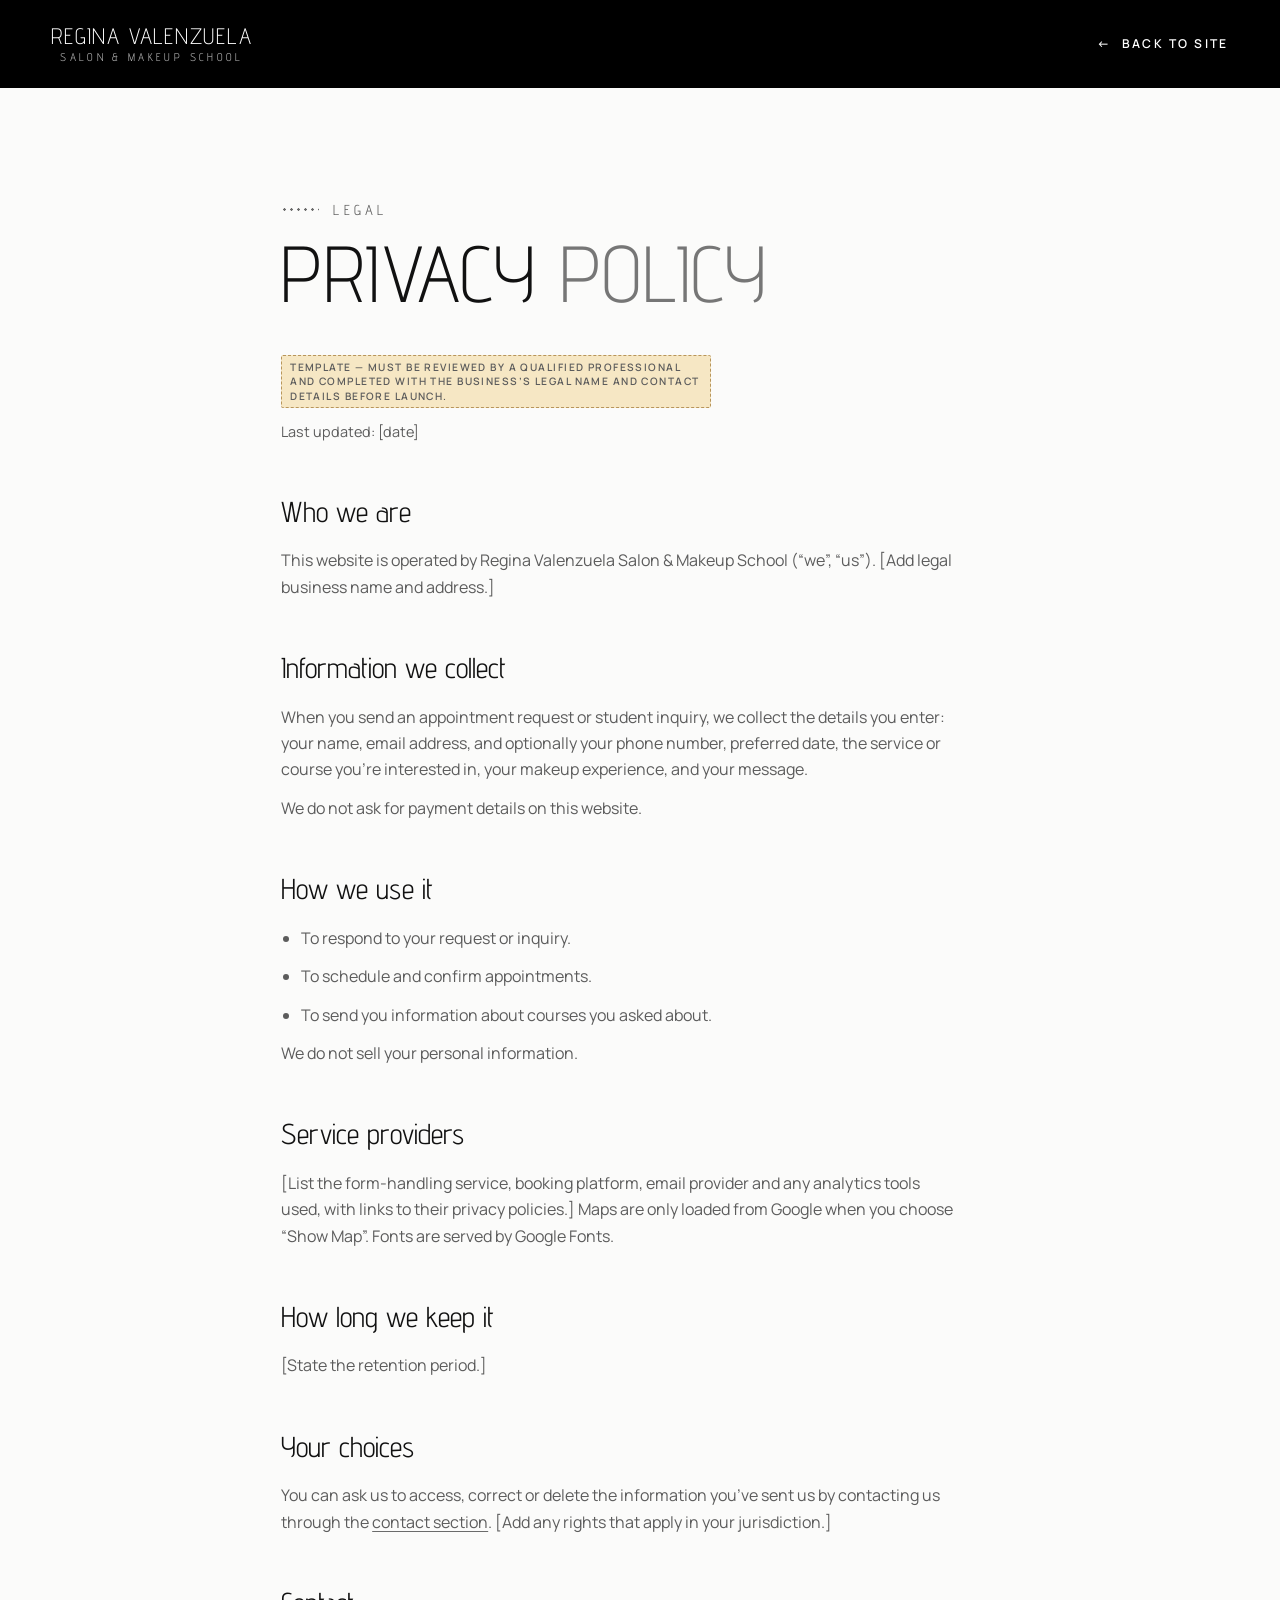
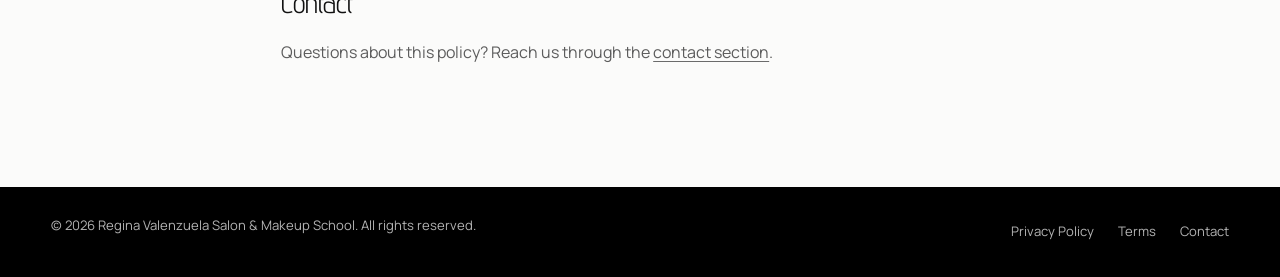
<file: privacy.html>
<!doctype html>
<html lang="en">
<head>
  <meta charset="utf-8">
  <meta name="viewport" content="width=device-width, initial-scale=1">
  <title>Privacy Policy | Regina Valenzuela Salon &amp; Makeup School</title>
  <meta name="description" content="How Regina Valenzuela Salon & Makeup School collects and uses information submitted through this website.">
  <meta name="robots" content="index, follow">
  <meta name="theme-color" content="#000000">
  <link rel="icon" href="assets/img/favicon.svg" type="image/svg+xml">
  <link rel="apple-touch-icon" href="assets/img/apple-touch-icon.png">
  <link rel="preconnect" href="https://fonts.googleapis.com">
  <link rel="preconnect" href="https://fonts.gstatic.com" crossorigin>
  <link rel="stylesheet" href="https://fonts.googleapis.com/css2?family=Advent+Pro:wght@200;300;400;500&family=Manrope:wght@400;500;600&display=swap">
  <link rel="stylesheet" href="assets/css/styles.css">
</head>
<body class="legal-page">
  <a class="skip-link" href="#main">Skip to content</a>
  <header class="legal-header">
    <a class="brand" href="index.html" aria-label="Regina Valenzuela Salon & Makeup School — home">
      <span class="brand__name">Regina Valenzuela</span>
      <span class="brand__sub">Salon &amp; Makeup School</span>
    </a>
    <a class="link-arrow" href="index.html"><span aria-hidden="true">←</span> Back to site</a>
  </header>
  <main id="main" class="legal container">
    <p class="eyebrow">Legal</p>
    <h1 class="display">Privacy <em>Policy</em></h1>
    <p class="draft-note">Template — must be reviewed by a qualified professional and completed with the business’s legal name and contact details before launch.</p>
    <p class="legal__updated">Last updated: <span>[date]</span></p>

    <h2>Who we are</h2>
    <p>This website is operated by Regina Valenzuela Salon &amp; Makeup School (“we”, “us”). [Add legal business name and address.]</p>

    <h2>Information we collect</h2>
    <p>When you send an appointment request or student inquiry, we collect the details you enter: your name, email address, and optionally your phone number, preferred date, the service or course you’re interested in, your makeup experience, and your message.</p>
    <p>We do not ask for payment details on this website.</p>

    <h2>How we use it</h2>
    <ul>
      <li>To respond to your request or inquiry.</li>
      <li>To schedule and confirm appointments.</li>
      <li>To send you information about courses you asked about.</li>
    </ul>
    <p>We do not sell your personal information.</p>

    <h2>Service providers</h2>
    <p>[List the form-handling service, booking platform, email provider and any analytics tools used, with links to their privacy policies.] Maps are only loaded from Google when you choose “Show Map”. Fonts are served by Google Fonts.</p>

    <h2>How long we keep it</h2>
    <p>[State the retention period.]</p>

    <h2>Your choices</h2>
    <p>You can ask us to access, correct or delete the information you’ve sent us by contacting us through the <a class="text-link" href="index.html#contact">contact section</a>. [Add any rights that apply in your jurisdiction.]</p>

    <h2>Contact</h2>
    <p>Questions about this policy? Reach us through the <a class="text-link" href="index.html#contact">contact section</a>.</p>
  </main>
  <footer class="footer footer--slim">
    <div class="container footer__bottom">
      <p>© <span id="year">2026</span> Regina Valenzuela Salon &amp; Makeup School. All rights reserved.</p>
      <ul><li><a href="privacy.html">Privacy Policy</a></li><li><a href="terms.html">Terms</a></li><li><a href="index.html#contact">Contact</a></li></ul>
    </div>
  </footer>
  <script>document.getElementById("year").textContent = new Date().getFullYear();</script>
</body>
</html>
</file>
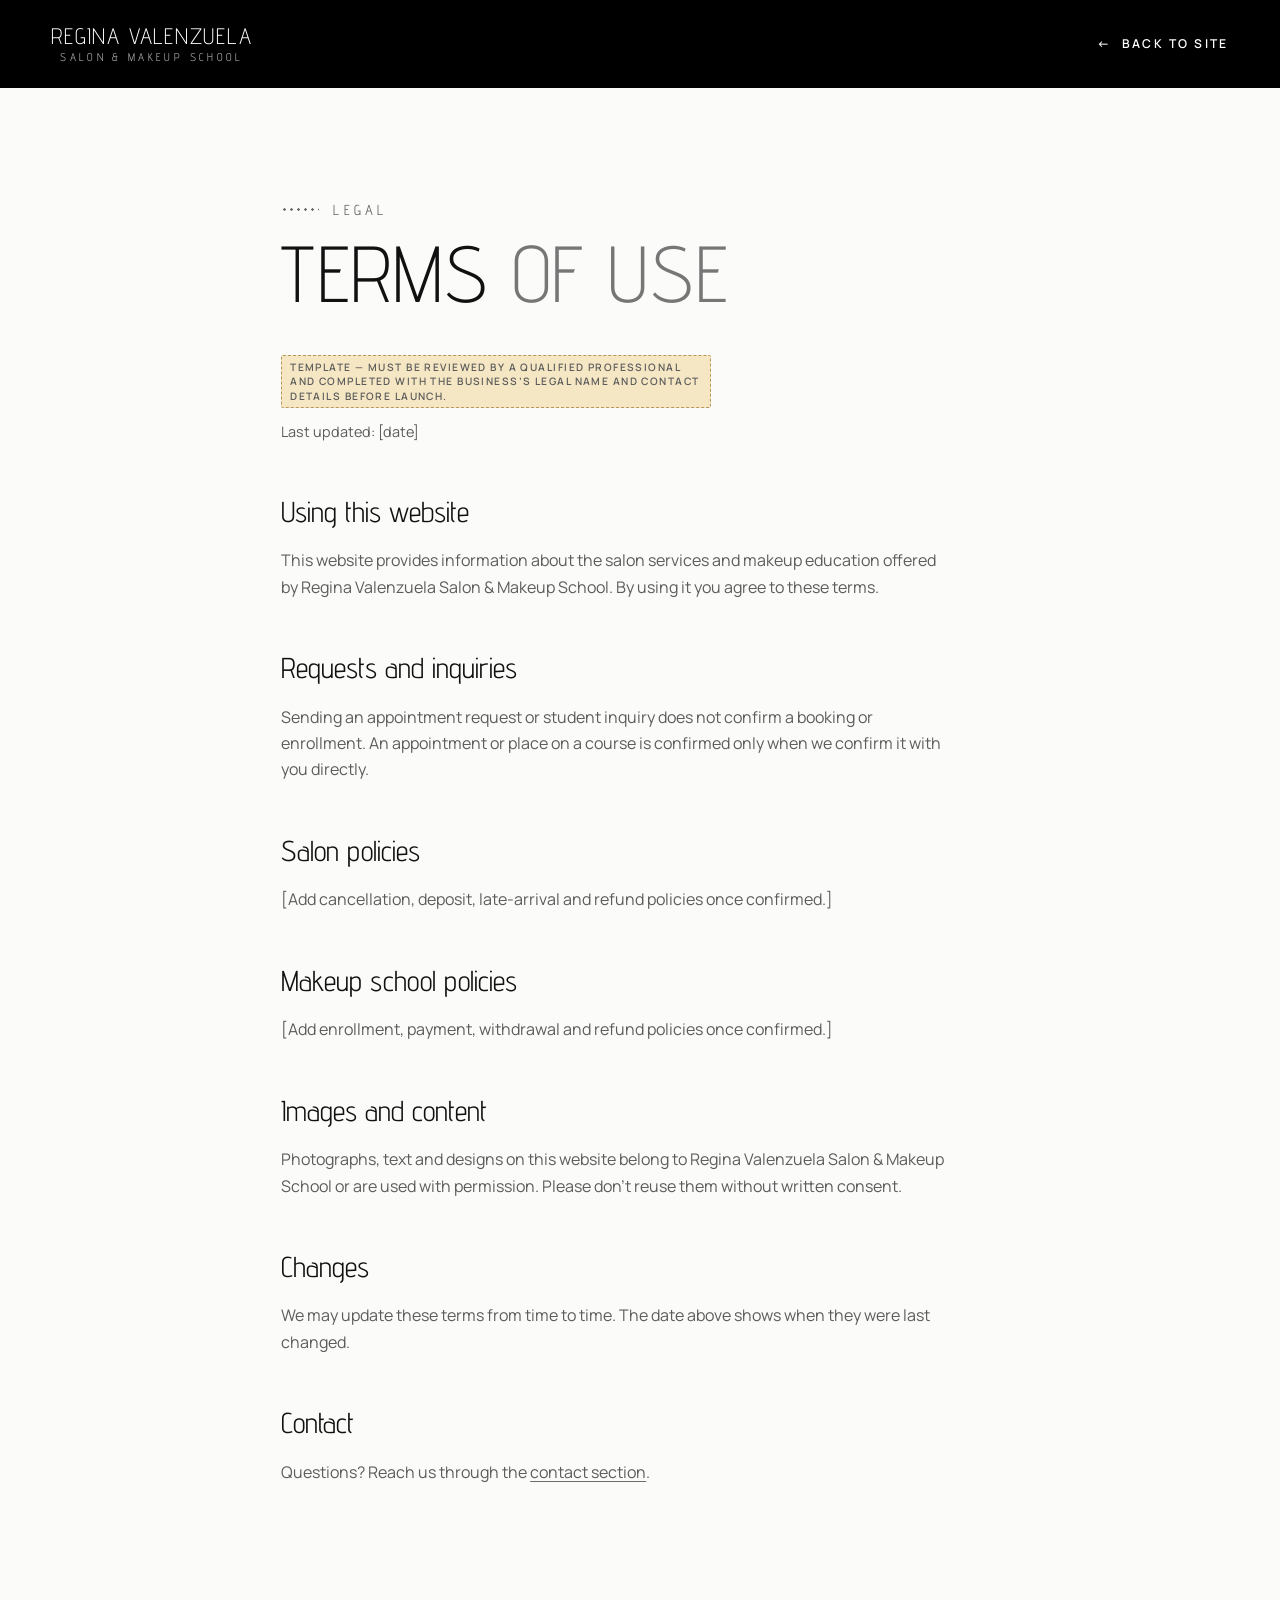
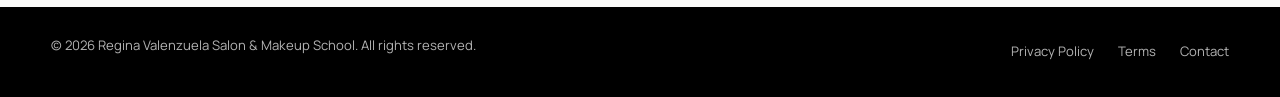
<file: terms.html>
<!doctype html>
<html lang="en">
<head>
  <meta charset="utf-8">
  <meta name="viewport" content="width=device-width, initial-scale=1">
  <title>Terms | Regina Valenzuela Salon &amp; Makeup School</title>
  <meta name="description" content="Terms of use for the Regina Valenzuela Salon & Makeup School website.">
  <meta name="robots" content="index, follow">
  <meta name="theme-color" content="#000000">
  <link rel="icon" href="assets/img/favicon.svg" type="image/svg+xml">
  <link rel="apple-touch-icon" href="assets/img/apple-touch-icon.png">
  <link rel="preconnect" href="https://fonts.googleapis.com">
  <link rel="preconnect" href="https://fonts.gstatic.com" crossorigin>
  <link rel="stylesheet" href="https://fonts.googleapis.com/css2?family=Advent+Pro:wght@200;300;400;500&family=Manrope:wght@400;500;600&display=swap">
  <link rel="stylesheet" href="assets/css/styles.css">
</head>
<body class="legal-page">
  <a class="skip-link" href="#main">Skip to content</a>
  <header class="legal-header">
    <a class="brand" href="index.html" aria-label="Regina Valenzuela Salon & Makeup School — home">
      <span class="brand__name">Regina Valenzuela</span>
      <span class="brand__sub">Salon &amp; Makeup School</span>
    </a>
    <a class="link-arrow" href="index.html"><span aria-hidden="true">←</span> Back to site</a>
  </header>
  <main id="main" class="legal container">
    <p class="eyebrow">Legal</p>
    <h1 class="display">Terms <em>of Use</em></h1>
    <p class="draft-note">Template — must be reviewed by a qualified professional and completed with the business’s legal name and contact details before launch.</p>
    <p class="legal__updated">Last updated: <span>[date]</span></p>

    <h2>Using this website</h2>
    <p>This website provides information about the salon services and makeup education offered by Regina Valenzuela Salon &amp; Makeup School. By using it you agree to these terms.</p>

    <h2>Requests and inquiries</h2>
    <p>Sending an appointment request or student inquiry does not confirm a booking or enrollment. An appointment or place on a course is confirmed only when we confirm it with you directly.</p>

    <h2>Salon policies</h2>
    <p>[Add cancellation, deposit, late-arrival and refund policies once confirmed.]</p>

    <h2>Makeup school policies</h2>
    <p>[Add enrollment, payment, withdrawal and refund policies once confirmed.]</p>

    <h2>Images and content</h2>
    <p>Photographs, text and designs on this website belong to Regina Valenzuela Salon &amp; Makeup School or are used with permission. Please don’t reuse them without written consent.</p>

    <h2>Changes</h2>
    <p>We may update these terms from time to time. The date above shows when they were last changed.</p>

    <h2>Contact</h2>
    <p>Questions? Reach us through the <a class="text-link" href="index.html#contact">contact section</a>.</p>
  </main>
  <footer class="footer footer--slim">
    <div class="container footer__bottom">
      <p>© <span id="year">2026</span> Regina Valenzuela Salon &amp; Makeup School. All rights reserved.</p>
      <ul><li><a href="privacy.html">Privacy Policy</a></li><li><a href="terms.html">Terms</a></li><li><a href="index.html#contact">Contact</a></li></ul>
    </div>
  </footer>
  <script>document.getElementById("year").textContent = new Date().getFullYear();</script>
</body>
</html>
</file>
<file: assets/css/styles.css>
/* =====================================================================
   Regina Valenzuela — Salon & Makeup School
   ===================================================================== */

:root {
  /* Palette taken from the logo: pure black, pure white, neutral greys. */
  --ivory: #fbfbfa;
  --cream: #f1f1f0;
  --champagne: #e6e6e6;
  --nude: #cfcfcf;
  --blush: #a9a9a9;       /* accent words on black */
  --blush-deep: #767676;  /* accent words on white */
  --espresso: #111111;
  --espresso-2: #000000;
  --ink: #000000;
  --gold: #6b6b6b;        /* small accents on white (≥4.5:1) */
  --gold-light: #c9c9c9;  /* small accents on black */
  --white: #ffffff;
  --text: #111111;
  --muted: #5c5c5c;
  --line: rgba(0, 0, 0, .12);
  --line-light: rgba(255, 255, 255, .18);
  --text-light: #ffffff;
  --muted-light: #b3b3b3;
  --danger: #a3372b;
  --danger-light: #f0a99f;
  --success: #52704e;

  --serif: "Advent Pro", "Arial Narrow", "Helvetica Neue", sans-serif; /* logo typeface */
  --sans: "Manrope", system-ui, -apple-system, "Segoe UI", Roboto, sans-serif;

  --gutter: clamp(16px, 4vw, 56px);
  --max: 1320px;
  --radius: 2px;
  --ease: cubic-bezier(.22, .61, .21, 1);
  --ease-out: cubic-bezier(.16, 1, .3, 1);
  --header-h: 76px;
  --grain: url("data:image/svg+xml,%3Csvg xmlns='http://www.w3.org/2000/svg' width='160' height='160'%3E%3Cfilter id='n'%3E%3CfeTurbulence type='fractalNoise' baseFrequency='.9' numOctaves='2' stitchTiles='stitch'/%3E%3CfeColorMatrix values='0 0 0 0 0 0 0 0 0 0 0 0 0 0 0 0 0 0 .5 0'/%3E%3C/filter%3E%3Crect width='100%25' height='100%25' filter='url(%23n)'/%3E%3C/svg%3E");
}

*, *::before, *::after { box-sizing: border-box; }
html { -webkit-text-size-adjust: 100%; scroll-behavior: smooth; scroll-padding-top: calc(var(--header-h) + 8px); }
body {
  margin: 0;
  background: var(--ivory);
  color: var(--text);
  font-family: var(--sans);
  font-size: 16px;
  line-height: 1.65;
  -webkit-font-smoothing: antialiased;
  text-rendering: optimizeLegibility;
  overflow-x: hidden;
}
@supports (overflow: clip) { body { overflow-x: clip; } }
img, video, svg, canvas { display: block; max-width: 100%; }
a { color: inherit; }
button, input, select, textarea { font: inherit; color: inherit; }
button { cursor: pointer; }
h1, h2, h3, p, ul, ol, dl, dd, figure, blockquote { margin: 0; }
ul, ol { padding: 0; list-style: none; }
em { font-style: normal; }
:focus-visible { outline: 2px solid currentColor; outline-offset: 3px; }
[hidden] { display: none !important; }

.visually-hidden {
  position: absolute !important; width: 1px; height: 1px; padding: 0; margin: -1px;
  overflow: hidden; clip: rect(0 0 0 0); white-space: nowrap; border: 0;
}
.skip-link {
  position: fixed; left: 16px; top: -60px; z-index: 200;
  background: var(--ink); color: var(--ivory); padding: 12px 18px; text-decoration: none;
  transition: top .2s;
}
.skip-link:focus { top: 16px; }
.noscript { padding: 16px; text-align: center; background: var(--cream); }

.container { width: 100%; max-width: var(--max); margin-inline: auto; padding-inline: var(--gutter); }
.section { padding-block: clamp(80px, 12vw, 160px); position: relative; }
.section--cream { background: var(--cream); }
.section--dark { background: var(--espresso-2); color: var(--text-light); }

/* ---------- Type ---------- */
.eyebrow {
  font-family: var(--serif); font-size: .9rem; font-weight: 400;
  letter-spacing: .3em; text-transform: uppercase; color: var(--gold);
  margin-bottom: 20px; display: flex; align-items: center; gap: 14px;
}
.eyebrow::before { content: ""; width: 38px; height: 3px; background: radial-gradient(circle, currentColor 1px, transparent 1.5px) 0 50% / 7px 3px repeat-x; opacity: .9; }
.eyebrow--light { color: var(--gold-light); }
.section-head--center .eyebrow { justify-content: center; }

.display {
  font-family: var(--serif); font-weight: 300;
  font-size: clamp(2.6rem, 6.2vw, 5.4rem); line-height: 1; letter-spacing: .02em; text-transform: uppercase; text-wrap: balance;
}
.display em, .h2 em, .path__title em { font-weight: 300; color: var(--blush-deep); }
.display--light em, .section--dark .display em { color: var(--blush); }
.display--light { color: var(--text-light); }
.h2 { font-family: var(--serif); font-weight: 300; font-size: clamp(2rem, 4vw, 3.2rem); line-height: 1.05; letter-spacing: .03em; text-transform: uppercase; }
.h2--light { color: var(--text-light); }
.lede { font-size: clamp(1.02rem, 1.3vw, 1.14rem); color: var(--muted); max-width: 34em; margin-block: 28px 36px; }
.lede--light { color: var(--muted-light); }
.section-sub { color: var(--muted); max-width: 30em; }
.section--dark .section-sub { color: var(--muted-light); }
.section-head { margin-bottom: clamp(36px, 5vw, 64px); }
.section-head--center { text-align: center; }
.section-head--center .section-sub { margin: 16px auto 0; }
.section-head--split { display: flex; flex-wrap: wrap; align-items: flex-end; justify-content: space-between; gap: 24px 48px; }
.text-link { color: inherit; text-decoration-color: var(--gold); text-underline-offset: 3px; }
.text-link:hover { color: var(--gold); }

/* ---------- Buttons ---------- */
.btn {
  --bh: 54px;
  display: inline-flex; align-items: center; justify-content: center; gap: 10px;
  min-height: var(--bh); padding: 0 30px;
  font-family: var(--sans); font-size: .76rem; font-weight: 600; letter-spacing: .2em; text-transform: uppercase;
  text-decoration: none; text-align: center; line-height: 1.2;
  border: 1px solid transparent; border-radius: var(--radius);
  transition: background .4s var(--ease), color .4s var(--ease), border-color .4s var(--ease), transform .4s var(--ease);
  position: relative; overflow: hidden; isolation: isolate;
}
.btn::after {
  content: ""; position: absolute; inset: 0; z-index: -1;
  background: linear-gradient(110deg, transparent 35%, rgba(255,255,255,.28) 50%, transparent 65%);
  transform: translateX(-120%); transition: transform .9s var(--ease);
}
.btn:hover::after { transform: translateX(120%); }
.btn--gold { background: var(--white); color: var(--ink); }
.btn--gold:hover { background: var(--champagne); }
.btn--dark { background: var(--espresso); color: var(--ivory); }
.btn--dark:hover { background: var(--ink); }
.btn--outline-light { border-color: rgba(255, 255, 255, .5); color: var(--text-light); background: transparent; }
.btn--outline-light:hover { border-color: var(--text-light); background: rgba(255, 255, 255, .08); }
.btn--outline { border-color: var(--espresso); color: var(--espresso); }
.btn--outline:hover { background: var(--espresso); color: var(--ivory); }
.btn--small { --bh: 44px; padding: 0 20px; font-size: .68rem; }
.btn--block { width: 100%; }
.link-arrow {
  display: inline-flex; align-items: center; gap: 10px; min-height: 48px; margin-left: 24px;
  font-size: .76rem; font-weight: 600; letter-spacing: .2em; text-transform: uppercase; text-decoration: none;
}
.link-arrow span { transition: transform .4s var(--ease); }
.link-arrow:hover span { transform: translateX(6px); }
.section-head .link-arrow { margin-left: 0; }

/* ---------- Draft markers ---------- */
.draft-badge, .draft-note {
  display: inline-block; font-family: var(--sans); font-size: .64rem; font-weight: 600; font-style: normal;
  letter-spacing: .14em; text-transform: uppercase; line-height: 1.4;
  color: #6d4a12; background: #f6e7c4; border: 1px dashed #b8955a; padding: 4px 8px; border-radius: 2px;
}
.draft-note { margin-top: 18px; }
.is-draft { position: relative; }
.note { margin-top: 28px; padding: 20px 24px; border: 1px dashed var(--gold); color: var(--muted); background: rgba(255, 255, 255, .25); }
.section--dark .note { color: var(--muted-light); background: rgba(255, 255, 255, .06); }
.note strong { color: inherit; }

/* ---------- Preview bar ---------- */
.preview-bar {
  position: fixed; left: 16px; bottom: 16px; z-index: 90;
  display: flex; align-items: center; gap: 14px; flex-wrap: wrap; justify-content: center;
  width: max-content; max-width: min(560px, calc(100% - 32px)); justify-content: flex-start;
  background: #f6e7c4; color: #4b340e; border: 1px solid #b8955a; padding: 8px 8px 8px 14px;
  font-size: .74rem; line-height: 1.4; box-shadow: 0 10px 30px rgba(0,0,0,.18);
}
.preview-bar p { margin: 0; }
.preview-bar__btn { background: var(--espresso); color: var(--ivory); border: 0; padding: 8px 14px; min-height: 44px; font-size: .72rem; letter-spacing: .08em; text-transform: uppercase; font-weight: 600; }

/* ---------- Header ---------- */
.site-header {
  position: fixed; inset: 0 0 auto 0; z-index: 60; color: var(--text-light); padding-top: env(safe-area-inset-top, 0px);
  transition: background .5s var(--ease), transform .5s var(--ease), box-shadow .5s var(--ease);
}
.site-header__inner {
  height: var(--header-h); max-width: 1480px; margin: 0 auto; padding-inline: var(--gutter);
  display: flex; align-items: center; justify-content: space-between; gap: 24px;
}
.site-header.is-solid { background: rgba(0, 0, 0, .88); backdrop-filter: blur(14px) saturate(1.2); -webkit-backdrop-filter: blur(14px) saturate(1.2); box-shadow: 0 1px 0 var(--line-light); }
.site-header.is-hidden { transform: translateY(-100%); }
.brand { display: flex; flex-direction: column; text-decoration: none; line-height: 1; flex-shrink: 0; }
.brand { align-items: center; text-align: center; }
.brand__lash { width: 34px; height: 9px; fill: currentColor; margin-bottom: 3px; }
.brand__name { font-family: var(--serif); font-size: 1.4rem; font-weight: 300; letter-spacing: .08em; text-transform: uppercase; }
.brand__sub { font-family: var(--serif); font-size: .7rem; letter-spacing: .3em; text-transform: uppercase; margin-top: 5px; color: var(--muted-light); font-weight: 400; }
.nav__list { display: flex; gap: clamp(16px, 2vw, 32px); }
.nav__list a {
  font-size: .72rem; letter-spacing: .18em; text-transform: uppercase; text-decoration: none; font-weight: 500;
  padding: 10px 0; position: relative;
}
.nav__list a::after { content: ""; position: absolute; left: 0; right: 0; bottom: 4px; height: 1px; background: var(--gold-light); transform: scaleX(0); transform-origin: right; transition: transform .5s var(--ease); }
.nav__list a:hover::after, .nav__list a[aria-current="true"]::after { transform: scaleX(1); transform-origin: left; }
.site-header__actions { display: flex; align-items: center; gap: 10px; }
.menu-toggle { display: none; width: 48px; height: 48px; border: 0; background: transparent; position: relative; }
.menu-toggle__lines, .menu-toggle__lines::before, .menu-toggle__lines::after {
  position: absolute; left: 12px; width: 24px; height: 1.5px; background: var(--text-light); transition: transform .4s var(--ease), opacity .3s;
}
.menu-toggle__lines { top: 23px; }
.menu-toggle__lines::before { content: ""; left: 0; top: -7px; }
.menu-toggle__lines::after { content: ""; left: 0; top: 7px; }
.menu-toggle[aria-expanded="true"] .menu-toggle__lines { background: transparent; }
.menu-toggle[aria-expanded="true"] .menu-toggle__lines::before { transform: translateY(7px) rotate(45deg); }
.menu-toggle[aria-expanded="true"] .menu-toggle__lines::after { transform: translateY(-7px) rotate(-45deg); }

.mobile-menu {
  position: fixed; inset: 0; z-index: 55; background: var(--espresso-2); color: var(--text-light);
  padding: calc(var(--header-h) + 24px) var(--gutter) 32px; overflow-y: auto;
  display: flex; flex-direction: column; justify-content: space-between; gap: 32px;
  animation: menuIn .5s var(--ease-out);
}
@keyframes menuIn { from { opacity: 0; } to { opacity: 1; } }
.mobile-menu__list a {
  display: block; font-family: var(--serif); font-size: clamp(1.9rem, 8vw, 2.6rem); font-weight: 300;
  text-decoration: none; padding: 6px 0; line-height: 1.2;
}
.mobile-menu__list li { opacity: 0; transform: translateY(12px); animation: itemIn .6s var(--ease-out) forwards; }
.mobile-menu__list li:nth-child(n) { animation-delay: calc(var(--i, 0) * 40ms + 80ms); }
@keyframes itemIn { to { opacity: 1; transform: none; } }
.mobile-menu__cta { display: grid; gap: 12px; }

@media (max-width: 1140px) {
  .nav { display: none; }
  .menu-toggle { display: block; }
}
@media (max-width: 720px) {
  :root { --header-h: 64px; }
  .site-header__actions .btn { display: none; }
  .brand__name { font-size: 1.22rem; }
  .brand__sub { font-size: .52rem; letter-spacing: .28em; }
}

/* ---------- Hero ---------- */
.hero {
  position: relative; min-height: 100vh; min-height: 100svh; display: grid; align-items: center;
  background: radial-gradient(120% 90% at 50% 30%, #1c1c1c 0%, #070707 55%, #000 100%);
  color: var(--text-light); overflow: hidden; isolation: isolate;
}
.hero__media { position: absolute; inset: 0; z-index: -1; }
.hero__light {
  position: absolute; inset: -20%;
  background:
    conic-gradient(from 200deg at 78% 8%, transparent 0 18deg, rgba(255, 255, 255, .12) 26deg, transparent 40deg, rgba(255, 255, 255, .06) 52deg, transparent 64deg),
    radial-gradient(40% 35% at 50% 30%, rgba(255, 255, 255, .12), transparent 70%);
  filter: blur(18px); animation: lightDrift 14s ease-in-out infinite alternate;
}
@keyframes lightDrift { from { transform: translate3d(0,0,0) rotate(0); } to { transform: translate3d(-3%, 2%, 0) rotate(2deg); } }
.hero__powder { position: absolute; inset: 0; width: 100%; height: 100%; }
.hero__video { position: absolute; inset: 0; width: 100%; height: 100%; object-fit: cover; opacity: 0; transition: opacity 1.6s var(--ease); }
.hero__video.is-ready { opacity: .75; }
.hero__vignette {
  position: absolute; inset: 0;
  background: linear-gradient(90deg, rgba(0,0,0,.86) 0%, rgba(0,0,0,.5) 45%, rgba(0,0,0,.1) 100%),
              linear-gradient(0deg, rgba(0,0,0,.7), transparent 40%);
}
.hero__vignette::after { content: ""; position: absolute; inset: 0; background-image: var(--grain); opacity: .22; mix-blend-mode: overlay; }
.hero__content {
  width: 100%; max-width: var(--max); margin: 0 auto; padding: calc(var(--header-h) + 40px) var(--gutter) 120px;
}
.hero__content { text-align: center; }
.hero__title { display: inline-grid; justify-items: center; font-family: var(--serif); font-weight: 300; line-height: 1; margin-bottom: 34px; color: var(--white); max-width: 100%; }
.hero__lash { width: clamp(110px, 16vw, 210px); aspect-ratio: 4 / 1; height: auto; fill: var(--white); margin-bottom: clamp(10px, 1.6vw, 22px); }
.hero__name { font-size: clamp(2rem, 8vw, 6.6rem); letter-spacing: .05em; text-transform: uppercase; white-space: nowrap; }
.hero__divider {
  display: flex; align-items: center; gap: clamp(14px, 2.4vw, 36px); width: 100%; margin: clamp(10px, 1.6vw, 20px) 0;
  font-size: clamp(.9rem, 1.9vw, 1.6rem); letter-spacing: .12em; text-transform: uppercase; font-weight: 300;
}
.hero__divider::before, .hero__divider::after {
  content: ""; flex: 1; height: 4px; min-width: 40px;
  background: radial-gradient(circle, var(--white) 1.3px, transparent 1.8px) 0 50% / 14px 4px repeat-x;
}
.hero__school { font-size: clamp(1.7rem, 6.6vw, 5.4rem); letter-spacing: .05em; text-transform: uppercase; white-space: nowrap; }
.hero__lash.reveal-hero { clip-path: inset(0 100% 0 0); transform: none; animation-name: lashIn; animation-duration: 1.8s; }
@keyframes lashIn { to { opacity: 1; clip-path: inset(0 0 0 0); } }
.hero__tagline { font-family: var(--serif); font-size: clamp(1.4rem, 2.4vw, 2rem); font-weight: 300; letter-spacing: .04em; margin-bottom: 14px; }
.hero__copy { max-width: 32em; color: var(--muted-light); margin: 0 auto 38px; }
.hero__actions { justify-content: center; }
.hero__actions { display: flex; flex-wrap: wrap; gap: 14px; }
.reveal-hero { opacity: 0; transform: translateY(26px); animation: heroIn 1.4s var(--ease-out) forwards; animation-delay: var(--d, 0s); }
@keyframes heroIn { to { opacity: 1; transform: none; } }
.hero__reel {
  position: absolute; right: var(--gutter); bottom: 44px; font-family: var(--serif); font-size: 1.1rem; color: var(--champagne); display: flex; align-items: center; gap: 14px;
}
.hero__reel::before { content: ""; width: 40px; height: 1px; background: var(--gold-light); }
.hero__reel span { display: inline-block; transition: opacity .6s, transform .6s var(--ease); }
.hero__reel span.is-out { opacity: 0; transform: translateY(8px); }
.hero__scroll {
  position: absolute; left: 50%; bottom: 20px; transform: translateX(-50%);
  display: flex; flex-direction: column; align-items: center; gap: 8px; text-decoration: none;
  font-size: .62rem; letter-spacing: .3em; text-transform: uppercase; color: var(--muted-light); padding: 8px;
}
.hero__scroll-line { width: 1px; height: 44px; background: linear-gradient(var(--gold-light), transparent); animation: scrollLine 2.4s var(--ease) infinite; transform-origin: top; }
@keyframes scrollLine { 0% { transform: scaleY(0); } 50% { transform: scaleY(1); } 100% { transform: scaleY(1); opacity: 0; } }
@media (max-width: 720px) {
  .hero__content { padding-bottom: 104px; }
  .hero__actions .btn { width: 100%; }
  .hero__reel { display: none; }
}

/* ---------- Frames (image slots) ---------- */
.frame, .path__media { position: relative; overflow: hidden; background: var(--champagne); }
.frame img, .path__media img, .frame video { width: 100%; height: 100%; object-fit: cover; }
.frame--tall { aspect-ratio: 4 / 5; }
.frame--portrait { aspect-ratio: 3 / 4; }
.frame--wide { aspect-ratio: 16 / 10; }
.frame--small { aspect-ratio: 1 / 1; }
.art {
  position: absolute; inset: 0; display: flex; align-items: flex-start;
  background: var(--art-bg); transition: transform 1.6s var(--ease);
}
.art::before { content: ""; position: absolute; inset: 0; background-image: var(--grain); opacity: .35; mix-blend-mode: soft-light; }
.art::after {
  content: ""; position: absolute; width: 70%; aspect-ratio: 1; right: -18%; top: -12%; border-radius: 50%;
  background: radial-gradient(circle, rgba(255,255,255,.45), transparent 65%); filter: blur(6px);
}
.art[data-tone="champagne"] { --art-bg: linear-gradient(160deg, #f0f0ee 0%, #d6d6d3 55%, #aeaeaa 100%); }
.art[data-tone="nude"] { --art-bg: linear-gradient(200deg, #e4e4e2 0%, #bdbdba 60%, #8e8e8b 100%); }
.art[data-tone="blush"] { --art-bg: linear-gradient(170deg, #dadada 0%, #a4a4a4 55%, #5e5e5e 100%); }
.art[data-tone="espresso"] { --art-bg: linear-gradient(170deg, #3a3a3a 0%, #1a1a1a 55%, #040404 100%); }
.art__lines { position: absolute; inset: 0; opacity: .45; }
.art__cap {
  position: relative; z-index: 1; margin: 16px; padding: 8px 12px; max-width: calc(100% - 32px);
  font-size: .64rem; letter-spacing: .12em; text-transform: uppercase; font-weight: 600; line-height: 1.5;
  color: rgba(0,0,0,.78); background: rgba(255,255,255,.72); backdrop-filter: blur(4px);
}
.art[data-tone="espresso"] .art__cap { color: var(--text-light); background: rgba(0,0,0,.55); }
.art__cap::before { content: "Photo slot — "; color: var(--blush-deep); }
.art[data-tone="espresso"] .art__cap::before { color: var(--gold-light); }
body:not(.is-preview) .art__cap { display: none; }

/* ---------- Paths ---------- */
.paths { display: flex; min-height: 88vh; background: var(--ink); }
.path {
  position: relative; flex: 1 1 50%; display: flex; align-items: flex-end; overflow: hidden;
  text-decoration: none; color: var(--text-light); isolation: isolate;
  transition: flex-grow 1.1s var(--ease);
}
.path__media { position: absolute; inset: 0; z-index: -1; }
.path__media .art__cap { margin-top: calc(var(--header-h) + 16px); }
.path__media .art, .path__media img { transform: scale(1.08); transition: transform 1.8s var(--ease); }
.path::before { content: ""; position: absolute; inset: 0; z-index: 0; background: linear-gradient(0deg, rgba(0,0,0,.9) 0%, rgba(0,0,0,.35) 55%, rgba(0,0,0,.15)); transition: background .8s; pointer-events: none; }
.path__body { position: relative; z-index: 1; padding: clamp(28px, 5vw, 72px); max-width: 560px; }
.path__title { font-family: var(--serif); font-weight: 300; font-size: clamp(2.3rem, 4.4vw, 4.2rem); line-height: 1.02; letter-spacing: .02em; text-transform: uppercase; margin-bottom: 18px; }
.path__title em { color: var(--champagne); }
.path__copy { color: var(--muted-light); margin-bottom: 26px; max-width: 26em; }
.path__cta {
  display: inline-flex; align-items: center; gap: 12px; min-height: 48px; padding: 0 24px;
  border: 1px solid rgba(255,255,255,.5); font-size: .74rem; letter-spacing: .2em; text-transform: uppercase; font-weight: 600;
  transition: background .5s var(--ease), color .5s var(--ease), border-color .5s;
}
.path + .path { border-left: 1px solid var(--line-light); }
@media (hover: hover) and (min-width: 900px) {
  .paths:hover .path { flex-grow: .8; }
  .paths .path:hover { flex-grow: 1.25; }
  .path:hover .path__media .art, .path:hover .path__media img { transform: scale(1); }
  .path:hover .path__cta { background: var(--white); border-color: var(--white); color: var(--ink); }
}
.path:focus-visible { outline-offset: -6px; }
.path:focus-visible .path__cta { background: var(--white); border-color: var(--white); color: var(--ink); }
@media (max-width: 899px) {
  .paths { flex-direction: column; min-height: 0; }
  .path { min-height: 78svh; }
  .path + .path { border-left: 0; border-top: 1px solid var(--line-light); }
  .path__media .art, .path__media img { transform: none; }
}

/* ---------- Salon ---------- */
.salon__intro { display: grid; grid-template-columns: 1fr 1.05fr; gap: clamp(40px, 7vw, 120px); align-items: center; margin-bottom: clamp(96px, 12vw, 180px); }
.salon__images { position: relative; padding-bottom: 18%; }
.salon__images .frame--tall { width: 78%; margin-left: auto; }
.salon__images .frame--small { position: absolute; width: 44%; left: 0; bottom: 0; box-shadow: 0 30px 60px -20px rgba(0,0,0,.35); border: 10px solid var(--ivory); }
@media (max-width: 899px) {
  .salon__intro { grid-template-columns: 1fr; }
  .salon__images .frame--tall { width: 84%; }
}

.filters { display: flex; flex-wrap: wrap; gap: 8px; margin-bottom: 36px; }
.filters--center { justify-content: center; }
.section-head .filters { margin-bottom: 0; }
.chip {
  min-height: 44px; padding: 0 20px; border-radius: 40px; border: 1px solid var(--line); background: transparent;
  font-size: .72rem; letter-spacing: .16em; text-transform: uppercase; font-weight: 600; color: var(--muted);
  transition: background .4s var(--ease), color .4s, border-color .4s;
}
.chip:hover { border-color: var(--espresso); color: var(--espresso); }
.chip[aria-pressed="true"] { background: var(--espresso); border-color: var(--espresso); color: var(--ivory); }

.service-list { border-top: 1px solid var(--line); }
.service {
  display: grid; grid-template-columns: 70px 1.1fr 1.3fr auto; gap: 24px; align-items: center;
  padding: 30px 0; border-bottom: 1px solid var(--line); position: relative;
  animation: fadeUp .7s var(--ease-out) both;
}
@keyframes fadeUp { from { opacity: 0; transform: translateY(14px); } to { opacity: 1; transform: none; } }
.service__n { font-family: var(--serif); font-size: 1.2rem; color: var(--gold); }
.service__name { text-transform: uppercase; letter-spacing: .03em; font-family: var(--serif); font-size: clamp(1.6rem, 2.4vw, 2.1rem); font-weight: 400; line-height: 1.1; }
.service__cat { display: block; font-family: var(--sans); font-size: .66rem; letter-spacing: .2em; text-transform: uppercase; color: var(--muted); margin-top: 6px; font-weight: 600; }
.service__desc { color: var(--muted); }
.service__meta { display: flex; gap: 18px; margin-top: 8px; font-size: .82rem; color: var(--espresso); font-weight: 500; }
.service__meta span:empty { display: none; }
.service__side { display: flex; flex-direction: column; align-items: flex-end; gap: 10px; }
.service .draft-badge { position: static; }
.service::before {
  content: ""; position: absolute; left: 0; right: 0; bottom: -1px; height: 1px; background: var(--gold);
  transform: scaleX(0); transform-origin: left; transition: transform .8s var(--ease);
}
.service:hover::before, .service:focus-within::before { transform: scaleX(1); }
@media (max-width: 899px) {
  .service { grid-template-columns: 44px 1fr; gap: 10px 16px; padding: 26px 0; }
  .service__desc-wrap { grid-column: 2; }
  .service__side { grid-column: 2; align-items: flex-start; flex-direction: row; flex-wrap: wrap; align-items: center; }
}

/* ---------- Bridal ---------- */
.bridal__grid { display: grid; grid-template-columns: repeat(12, 1fr); gap: clamp(20px, 3vw, 40px); align-items: center; }
.bridal__img1 { grid-column: 1 / 6; grid-row: 1 / 3; }
.bridal__text { grid-column: 7 / 13; grid-row: 1; }
.bridal__img2 { grid-column: 7 / 11; grid-row: 2; }
.bridal__img3 { grid-column: 11 / 13; grid-row: 2; align-self: end; }
@media (max-width: 899px) {
  .bridal__grid { grid-template-columns: repeat(6, 1fr); }
  .bridal__text { grid-column: 1 / -1; grid-row: 1; }
  .bridal__img1 { grid-column: 1 / 5; grid-row: 2; }
  .bridal__img2 { grid-column: 1 / -1; grid-row: 3; }
  .bridal__img3 { grid-column: 5 / 7; grid-row: 2; align-self: end; }
}

/* ---------- Before/after ---------- */
.ba-stage { display: grid; gap: 32px; max-width: 980px; margin: 0 auto; }
.ba {
  position: relative; aspect-ratio: 4 / 3; overflow: hidden; user-select: none; -webkit-user-select: none;
  --pos: 50%; background: var(--champagne); touch-action: pan-y;
}
.ba__img { position: absolute; inset: 0; width: 100%; height: 100%; object-fit: cover; pointer-events: none; }
.ba__after-wrap { position: absolute; inset: 0; clip-path: inset(0 0 0 var(--pos)); }
.ba__label {
  position: absolute; top: 16px; z-index: 2; padding: 6px 12px; font-size: .64rem; letter-spacing: .22em; text-transform: uppercase; font-weight: 600;
  background: rgba(255,255,255,.85); color: var(--espresso); pointer-events: none;
}
.ba__label--before { left: 16px; }
.ba__label--after { right: 16px; }
.ba__handle {
  position: absolute; top: 0; bottom: 0; left: var(--pos); width: 2px; margin-left: -1px; background: var(--ivory); z-index: 3; pointer-events: none;
}
.ba__handle::after {
  content: "‹ ›"; position: absolute; top: 50%; left: 50%; transform: translate(-50%, -50%);
  width: 56px; height: 56px; border-radius: 50%; background: var(--ivory); color: var(--espresso);
  display: grid; place-items: center; font-size: 1.1rem; letter-spacing: .1em; box-shadow: 0 8px 24px rgba(0,0,0,.25);
}
.ba__range {
  position: absolute; inset: 0; width: 100%; height: 100%; margin: 0; opacity: 0; cursor: ew-resize; z-index: 4;
  -webkit-appearance: none; appearance: none; touch-action: pan-y;
}
.ba__range::-webkit-slider-thumb { -webkit-appearance: none; width: 56px; height: 100vh; }
.ba__range::-moz-range-thumb { width: 56px; height: 100vh; border: 0; }
.ba:has(.ba__range:focus-visible) { outline: 2px solid var(--gold); outline-offset: 4px; }
.ba__cap { margin-top: 12px; color: var(--muted); font-size: .9rem; text-align: center; }
.ba--demo .ba__label { background: rgba(255,255,255,.9); }

/* ---------- Portfolio ---------- */
.portfolio__grid { display: grid; grid-template-columns: repeat(12, 1fr); grid-auto-rows: clamp(70px, 8vw, 118px); grid-auto-flow: dense; gap: clamp(12px, 1.6vw, 24px); }
.pf { position: relative; overflow: hidden; background: var(--champagne); animation: fadeUp .8s var(--ease-out) both; margin: 0; }
.pf--tall { grid-column: span 4; grid-row: span 5; }
.pf--wide { grid-column: span 8; grid-row: span 4; }
.pf--square { grid-column: span 4; grid-row: span 3; }
.pf img, .pf .art { width: 100%; height: 100%; object-fit: cover; transition: transform 1.4s var(--ease), filter 1s; }
.pf__btn { position: absolute; inset: 0; width: 100%; padding: 0; border: 0; background: none; }
.pf figcaption {
  position: absolute; left: 0; right: 0; bottom: 0; padding: 18px; color: var(--ivory); font-size: .72rem; letter-spacing: .18em; text-transform: uppercase; font-weight: 600;
  background: linear-gradient(0deg, rgba(0,0,0,.65), transparent); opacity: 0; transform: translateY(8px); transition: opacity .6s, transform .6s var(--ease); pointer-events: none;
}
@media (hover: hover) {
  .pf:hover img, .pf:hover .art { transform: scale(1.04); }
  .pf:hover figcaption { opacity: 1; transform: none; }
}
@media (hover: none) { .pf figcaption { opacity: 1; transform: none; } }
.pf:focus-within figcaption { opacity: 1; transform: none; }
@media (max-width: 899px) {
  .portfolio__grid { grid-template-columns: repeat(6, 1fr); grid-auto-rows: 64px; }
  .pf--tall { grid-column: span 3; grid-row: span 5; }
  .pf--wide { grid-column: span 6; grid-row: span 4; }
  .pf--square { grid-column: span 3; grid-row: span 3; }
}

/* ---------- School transition ---------- */
.school-transition { position: relative; height: 200vh; background: var(--ivory); --p: 0; }
.school-transition__sticky {
  position: sticky; top: 0; height: 100vh; height: 100svh; overflow: hidden; display: grid; place-items: center;
  background: color-mix(in srgb, var(--espresso-2) calc(var(--p) * 100%), var(--ivory));
}
@supports not (background: color-mix(in srgb, red 50%, blue)) {
  .school-transition__sticky { background: var(--espresso-2); }
}
.stroke { position: absolute; inset: 0; width: 100%; height: 100%; opacity: calc(1 - var(--p) * .86); }
.school-transition__content {
  position: relative; z-index: 1; text-align: center; max-width: 880px; padding: 0 var(--gutter);
  opacity: clamp(0, calc((var(--p) - .45) * 4), 1); transform: translateY(calc((1 - clamp(0, calc((var(--p) - .45) * 4), 1)) * 30px));
}
.school-transition__content .eyebrow { justify-content: center; }
.school-transition__content .lede { margin-inline: auto; }
.school-transition__title { font-size: clamp(2.9rem, 7.4vw, 6.6rem); }
html:not(.js) .school-transition, .reduce-motion .school-transition { height: auto; }
html:not(.js) .school-transition__sticky, .reduce-motion .school-transition__sticky { position: relative; background: var(--espresso-2); padding: 120px 0; height: auto; min-height: 80vh; }
html:not(.js) .school-transition__content, .reduce-motion .school-transition__content { opacity: 1; transform: none; }
.reduce-motion .stroke { opacity: .35; }

.school-intro { padding-top: 0; }
.school-intro__grid { display: grid; grid-template-columns: 1.6fr 1fr; gap: clamp(20px, 3vw, 40px); align-items: start; }
.school-intro__grid .frame--tall { margin-top: 18%; }
.topic-list { grid-column: 1 / -1; display: flex; flex-wrap: wrap; gap: 10px 28px; justify-content: center; padding-top: 24px; }
.topic-list li { font-family: var(--serif); font-size: clamp(1.3rem, 2.4vw, 2rem); font-weight: 300; color: var(--champagne); display: flex; align-items: center; gap: 28px; }
.topic-list li:not(:last-child)::after { content: ""; width: 6px; height: 6px; border-radius: 50%; background: var(--gold); }
@media (max-width: 720px) {
  .school-intro__grid { grid-template-columns: 1fr; }
  .school-intro__grid .frame--tall { margin-top: 0; width: 70%; margin-left: auto; }
}

/* ---------- Courses ---------- */
.course-tabs { display: flex; gap: 0; border-bottom: 1px solid var(--line); margin-bottom: 48px; overflow-x: auto; scrollbar-width: none; }
.course-tabs::-webkit-scrollbar { display: none; }
.course-tab {
  flex: 0 0 auto; min-height: 56px; padding: 0 28px 0 0; margin-right: 28px; background: none; border: 0; border-bottom: 2px solid transparent; margin-bottom: -1px;
  font-family: var(--serif); font-size: clamp(1.2rem, 2vw, 1.55rem); color: var(--muted); text-align: left; transition: color .3s, border-color .4s;
}
.course-tab[aria-selected="true"] { color: var(--espresso); border-bottom-color: var(--gold); }
.course { display: grid; grid-template-columns: 1.1fr 1fr; gap: clamp(32px, 6vw, 96px); animation: fadeUp .7s var(--ease-out) both; }
.course__num { font-family: var(--serif); color: var(--gold); font-size: 1.2rem; }
.course__name { text-transform: uppercase; letter-spacing: .03em; font-family: var(--serif); font-weight: 300; font-size: clamp(2.2rem, 4vw, 3.4rem); line-height: 1.05; margin: 10px 0 20px; }
.course__overview { color: var(--muted); font-size: 1.06rem; margin-bottom: 32px; max-width: 32em; }
.course__h { font-size: .72rem; letter-spacing: .24em; text-transform: uppercase; font-weight: 600; color: var(--espresso); margin-bottom: 16px; }
.course__learn { display: grid; grid-template-columns: repeat(2, minmax(0, 1fr)); gap: 10px 24px; margin-bottom: 36px; }
.course__learn li { display: flex; gap: 12px; align-items: baseline; padding-bottom: 10px; border-bottom: 1px solid var(--line); }
.course__learn li::before { content: ""; width: 5px; height: 5px; background: var(--gold); transform: rotate(45deg) translateY(-2px); flex-shrink: 0; }
.course__card { background: var(--cream); padding: clamp(24px, 3.4vw, 44px); align-self: start; }
.course__details { display: grid; margin-bottom: 30px; }
.course__details div { display: grid; grid-template-columns: 130px 1fr; gap: 16px; padding: 14px 0; border-bottom: 1px solid var(--line); }
.course__details dt { font-size: .7rem; letter-spacing: .18em; text-transform: uppercase; font-weight: 600; color: var(--muted); padding-top: 3px; }
.course__details dd { font-weight: 500; }
.course__details .tbc { color: var(--muted); font-weight: 400; font-family: var(--serif); font-size: 1.1rem; }
.course__actions { display: grid; gap: 10px; }
@media (max-width: 899px) {
  .course { grid-template-columns: 1fr; }
  .course__details div { grid-template-columns: 110px 1fr; }
}
@media (max-width: 420px) { .course__learn { grid-template-columns: 1fr; } }

/* ---------- Why ---------- */
.why__list { display: grid; grid-template-columns: repeat(3, 1fr); border-top: 1px solid var(--line); counter-reset: why; }
.why__item { padding: clamp(28px, 3.4vw, 48px) clamp(20px, 2.6vw, 36px) clamp(28px, 3.4vw, 48px) 0; border-bottom: 1px solid var(--line); counter-increment: why; position: relative; }
.why__item:not(:nth-child(3n + 1)) { padding-left: clamp(20px, 2.6vw, 36px); border-left: 1px solid var(--line); }
.why__item::before { content: counter(why, decimal-leading-zero); font-family: var(--serif); color: var(--gold); font-size: 1.1rem; display: block; margin-bottom: 30px; }
.why__title { text-transform: uppercase; letter-spacing: .03em; font-family: var(--serif); font-size: clamp(1.7rem, 2.6vw, 2.2rem); font-weight: 400; line-height: 1.1; margin-bottom: 14px; }
.why__text { color: var(--muted); }
.why__item .draft-badge { margin-top: 16px; }
@media (max-width: 899px) {
  .why__list { grid-template-columns: 1fr 1fr; }
  .why__item:not(:nth-child(3n + 1)) { padding-left: 0; border-left: 0; }
  .why__item:nth-child(even) { padding-left: 24px; border-left: 1px solid var(--line); }
}
@media (max-width: 560px) {
  .why__list { grid-template-columns: 1fr; }
  .why__item:nth-child(even) { padding-left: 0; border-left: 0; }
}

/* ---------- About ---------- */
.about__grid { display: grid; grid-template-columns: .9fr 1.1fr; gap: clamp(40px, 7vw, 120px); align-items: center; }
.about__story { margin-top: 32px; display: grid; gap: 18px; color: var(--muted); font-size: 1.06rem; max-width: 34em; }
.about__story .note { margin-top: 0; }
.about__story ul { list-style: disc; padding-left: 20px; margin-top: 8px; }
.credentials { margin-top: 30px; display: grid; gap: 10px; }
.credentials li { padding-left: 22px; position: relative; font-weight: 500; }
.credentials li::before { content: ""; position: absolute; left: 0; top: .7em; width: 10px; height: 1px; background: var(--gold); }
.quote { margin-top: clamp(80px, 11vw, 150px); text-align: center; }
.quote blockquote p {
  font-family: var(--serif); font-weight: 300; font-size: clamp(1.9rem, 4.2vw, 3.6rem); line-height: 1.15;
  max-width: 22ch; margin: 0 auto; text-wrap: balance;
}
.quote blockquote p::before { content: "“"; display: block; font-size: 1.6em; line-height: .6; color: var(--gold); font-style: normal; margin-bottom: 12px; }
.quote figcaption { margin-top: 28px; font-size: .74rem; letter-spacing: .24em; text-transform: uppercase; font-weight: 600; color: var(--muted); display: flex; gap: 14px; justify-content: center; align-items: center; flex-wrap: wrap; }
@media (max-width: 899px) {
  .about__grid { grid-template-columns: 1fr; }
  .about__portrait { max-width: 520px; }
}

/* ---------- Student work / social ---------- */
.student-grid { display: grid; grid-template-columns: repeat(auto-fill, minmax(min(100%, 240px), 1fr)); gap: clamp(12px, 1.6vw, 24px); }
.student-grid .pf { aspect-ratio: 4 / 5; }
.student-grid .pf:nth-child(3n + 2) { transform: translateY(32px); }
.student-grid figcaption { opacity: 1; transform: none; text-transform: none; letter-spacing: .02em; font-size: .86rem; }
.student-grid figcaption strong { display: block; font-family: var(--serif); font-size: 1.2rem; font-weight: 400; }
.empty {
  border: 1px dashed var(--gold); padding: clamp(28px, 4vw, 48px); text-align: center; color: var(--muted);
  display: grid; gap: 14px; justify-items: center;
}
.empty__title { text-transform: uppercase; letter-spacing: .03em; font-family: var(--serif); font-size: clamp(1.4rem, 2.4vw, 1.9rem); color: var(--espresso); font-weight: 400; }
.section--dark .empty { color: var(--muted-light); }
.section--dark .empty__title { color: var(--text-light); }

.social__strip { display: grid; grid-template-columns: repeat(6, 1fr); gap: 8px; }
.social__tile { position: relative; aspect-ratio: 1; overflow: hidden; display: block; background: var(--champagne); }
.social__tile:nth-child(odd) { margin-top: 24px; }
.social__tile img { width: 100%; height: 100%; object-fit: cover; transition: transform 1.2s var(--ease); }
.social__tile:hover img { transform: scale(1.05); }
@media (max-width: 720px) { .social__strip { grid-template-columns: repeat(3, 1fr); } }

/* ---------- Tabs ---------- */
.tabs { display: inline-flex; gap: 4px; padding: 4px; border: 1px solid var(--line); border-radius: 40px; margin-bottom: 36px; max-width: 100%; }
.tabs--center { display: flex; width: max-content; margin-inline: auto; }
.tab {
  min-height: 44px; padding: 0 22px; border-radius: 40px; border: 0; background: transparent; white-space: nowrap;
  font-size: .72rem; letter-spacing: .16em; text-transform: uppercase; font-weight: 600; color: var(--muted); transition: background .4s var(--ease), color .4s;
}
.tab[aria-selected="true"] { background: var(--espresso); color: var(--ivory); }
.section--dark .tabs { border-color: var(--line-light); }
.tab--light { color: var(--muted-light); }
.tab--light[aria-selected="true"] { background: var(--champagne); color: var(--ink); }
.section-head .tabs { margin-bottom: 0; }
@media (max-width: 420px) { .tab { padding: 0 14px; letter-spacing: .1em; } }

/* ---------- Testimonials ---------- */
.review-list { display: grid; grid-template-columns: repeat(auto-fit, minmax(min(100%, 320px), 1fr)); gap: 24px; }
.review { padding: clamp(28px, 3vw, 44px); background: var(--cream); display: flex; flex-direction: column; gap: 24px; animation: fadeUp .7s var(--ease-out) both; }
.review blockquote p { font-family: var(--serif); font-size: 1.4rem; line-height: 1.35; font-weight: 400; }
.review figcaption { margin-top: auto; font-size: .78rem; letter-spacing: .14em; text-transform: uppercase; font-weight: 600; }
.review figcaption span { display: block; color: var(--muted); letter-spacing: .06em; text-transform: none; font-weight: 400; margin-top: 4px; }

/* ---------- Experience ---------- */
.experience { padding-block: clamp(80px, 12vw, 160px); position: relative; overflow: hidden; }
.experience::before { content: ""; position: absolute; inset: 0; background: radial-gradient(60% 50% at 80% 20%, rgba(255,255,255,.14), transparent 70%); pointer-events: none; }
.steps { position: relative; }
.steps li {
  display: grid; grid-template-columns: 60px minmax(0, 1fr) minmax(0, 1fr); gap: 20px; align-items: baseline;
  padding: clamp(18px, 2.4vw, 30px) 0; border-bottom: 1px solid var(--line-light);
}
.steps__n { font-family: var(--serif); color: var(--gold-light); }
.steps__word {
  font-family: var(--serif); font-weight: 200; text-transform: uppercase; letter-spacing: .04em; font-size: clamp(2.6rem, 7vw, 6rem); line-height: 1; letter-spacing: -.01em;
  color: transparent; -webkit-text-stroke: 1px rgba(255, 255, 255, .55);
  background: linear-gradient(90deg, var(--champagne) 50%, transparent 50%) 100% 0 / 200% 100% no-repeat;
  -webkit-background-clip: text; background-clip: text;
  transition: background-position 1.4s var(--ease);
}
.steps li.is-in .steps__word { background-position: 0 0; }
.steps__line { color: var(--muted-light); max-width: 24em; }
@media (max-width: 720px) {
  .steps li { grid-template-columns: 36px 1fr; }
  .steps__line { grid-column: 2; }
}

/* ---------- FAQ ---------- */
.faq__grid { display: grid; grid-template-columns: .8fr 1.2fr; gap: clamp(40px, 6vw, 100px); align-items: start; }
.faq__grid .section-sub { margin-top: 24px; }
.faq__item { border-bottom: 1px solid var(--line); }
.faq__item:first-child { border-top: 1px solid var(--line); }
.faq__q {
  width: 100%; display: flex; justify-content: space-between; align-items: center; gap: 20px; text-align: left;
  padding: 22px 0; min-height: 64px; background: none; border: 0;
  font-family: var(--serif); font-size: clamp(1.25rem, 2vw, 1.5rem); font-weight: 400; line-height: 1.25;
}
.faq__icon { width: 18px; height: 18px; position: relative; flex-shrink: 0; }
.faq__icon::before, .faq__icon::after { content: ""; position: absolute; left: 0; right: 0; top: 50%; height: 1px; background: var(--espresso); transition: transform .5s var(--ease); }
.faq__icon::after { transform: rotate(90deg); }
.faq__q[aria-expanded="true"] .faq__icon::after { transform: rotate(0); }
.faq__a { display: grid; grid-template-rows: 0fr; transition: grid-template-rows .6s var(--ease); }
.faq__a > div { overflow: hidden; }
.faq__a p { padding: 0 40px 24px 0; color: var(--muted); }
.faq__q[aria-expanded="true"] + .faq__a { grid-template-rows: 1fr; }
@media (max-width: 899px) { .faq__grid { grid-template-columns: 1fr; } }

/* ---------- Contact ---------- */
.choose { display: grid; grid-template-columns: 1fr 1fr; gap: 16px; margin-bottom: 48px; }
.choose__card {
  text-align: left; padding: clamp(24px, 3vw, 40px); background: transparent; border: 1px solid var(--line-light); color: var(--text-light);
  display: grid; gap: 6px; transition: background .5s var(--ease), border-color .5s;
}
.choose__card:hover { border-color: var(--gold-light); }
.choose__card[aria-pressed="true"] { background: rgba(255, 255, 255, .08); border-color: var(--white); }
.choose__kicker { font-size: .7rem; letter-spacing: .24em; text-transform: uppercase; color: var(--gold-light); font-weight: 600; }
.choose__title { text-transform: uppercase; letter-spacing: .03em; font-family: var(--serif); font-size: clamp(1.8rem, 3.4vw, 2.8rem); font-weight: 300; line-height: 1.1; }
.choose__cta { font-size: .78rem; letter-spacing: .12em; text-transform: uppercase; color: var(--muted-light); margin-top: 8px; font-weight: 600; }
@media (max-width: 560px) { .choose { grid-template-columns: 1fr; } }

.contact__grid { display: grid; grid-template-columns: 1.25fr 1fr; gap: clamp(28px, 5vw, 80px); align-items: start; outline: none; }
@media (max-width: 899px) { .contact__grid { grid-template-columns: 1fr; } }

.form { display: grid; gap: 20px; }
.form__title { text-transform: uppercase; letter-spacing: .03em; font-family: var(--serif); font-size: clamp(1.8rem, 3vw, 2.4rem); font-weight: 300; }
.form__intro { color: var(--muted-light); margin-top: -8px; }
.form__row { display: grid; grid-template-columns: 1fr 1fr; gap: 20px; }
@media (max-width: 560px) { .form__row { grid-template-columns: 1fr; } }
.field { display: grid; gap: 8px; border: 0; padding: 0; margin: 0; min-width: 0; }
.field label, .field legend { font-size: .72rem; letter-spacing: .16em; text-transform: uppercase; font-weight: 600; color: var(--champagne); padding: 0; }
.field legend { margin-bottom: 8px; }
.field input:not([type="checkbox"]):not([type="radio"]), .field select, .field textarea {
  width: 100%; min-height: 52px; padding: 12px 16px; font-size: 1rem; /* 16px avoids iOS zoom */
  background: rgba(255, 255, 255, .05); color: var(--text-light);
  border: 1px solid rgba(255, 255, 255, .28); border-radius: var(--radius);
  transition: border-color .3s, background .3s;
}
.field select { appearance: none; -webkit-appearance: none; background-image: linear-gradient(45deg, transparent 50%, var(--gold-light) 50%), linear-gradient(135deg, var(--gold-light) 50%, transparent 50%); background-position: calc(100% - 22px) 50%, calc(100% - 16px) 50%; background-size: 6px 6px; background-repeat: no-repeat; padding-right: 44px; }
.field select option { color: var(--ink); background: var(--ivory); }
.field input[type="date"] { color-scheme: dark; }
.field textarea { resize: vertical; min-height: 120px; }
.field input:focus, .field select:focus, .field textarea:focus { outline: none; border-color: var(--gold-light); background: rgba(255, 255, 255, .09); }
.field [aria-invalid="true"] { border-color: var(--danger-light) !important; }
.field__error { color: var(--danger-light); font-size: .86rem; min-height: 0; }
.field__error:empty { display: none; }
.field--check { grid-template-columns: 24px 1fr; align-items: start; gap: 12px; }
.field--check input { width: 22px; height: 22px; margin: 2px 0 0; accent-color: var(--white); }
.field--check label { text-transform: none; letter-spacing: 0; font-size: .92rem; font-weight: 400; color: var(--muted-light); }
.field--check .field__error { grid-column: 2; }
.pills { display: flex; flex-wrap: wrap; gap: 8px; }
.pill { position: relative; }
.pill input { position: absolute; opacity: 0; inset: 0; margin: 0; cursor: pointer; }
.pill span { display: inline-flex; align-items: center; min-height: 44px; padding: 0 18px; border: 1px solid rgba(255,255,255,.28); border-radius: 40px; font-size: .9rem; color: var(--muted-light); transition: all .3s; }
.pill input:checked + span { border-color: var(--white); color: var(--text-light); background: rgba(255,255,255,.18); }
.pill input:focus-visible + span { outline: 2px solid var(--gold); outline-offset: 2px; }
.hp { position: absolute; left: -9999px; width: 1px; height: 1px; overflow: hidden; }
.form__status:empty { display: none; }
.form__status { padding: 18px 20px; border: 1px solid; font-size: .95rem; }
.form__status.is-success { border-color: #8fb088; background: rgba(143,176,136,.12); color: #d9ead3; }
.form__status.is-error { border-color: var(--danger-light); background: rgba(240,169,159,.1); color: #f7d3cd; }
.form__status.is-info { border-color: var(--gold); background: rgba(255,255,255,.12); color: var(--champagne); }
.form__status strong { display: block; font-family: var(--serif); font-size: 1.3rem; font-weight: 400; margin-bottom: 4px; }
.form button[type="submit"][aria-busy="true"] { opacity: .7; pointer-events: none; }

.details { display: grid; gap: 28px; }
.details__actions { display: grid; grid-template-columns: 1fr 1fr; gap: 10px; }
.details__actions .btn { padding: 0 14px; }
.details__actions .btn:first-child:nth-last-child(odd) { grid-column: 1 / -1; }
.details__list { display: grid; gap: 0; }
.details__list > div { display: grid; grid-template-columns: 100px 1fr; gap: 16px; padding: 16px 0; border-bottom: 1px solid var(--line-light); }
.details__list dt { font-size: .7rem; letter-spacing: .18em; text-transform: uppercase; color: var(--gold-light); font-weight: 600; padding-top: 3px; }
.details__list dd { color: var(--text-light); overflow-wrap: anywhere; }
.details__list dd a { text-decoration-color: var(--gold); text-underline-offset: 3px; }
.details__list .tbc { color: var(--muted-light); font-family: var(--serif); font-size: 1.1rem; }
.hours { display: grid; gap: 4px; }
.hours div { display: flex; justify-content: space-between; gap: 16px; }
.map { aspect-ratio: 4 / 3; background: rgba(255,255,255,.04); border: 1px solid var(--line-light); position: relative; overflow: hidden; }
.map iframe { width: 100%; height: 100%; border: 0; filter: grayscale(.4) sepia(.2) contrast(.95); }
.map__empty { position: absolute; inset: 0; display: grid; place-items: center; text-align: center; padding: 24px; color: var(--muted-light); font-family: var(--serif); font-size: 1.1rem; }
.map__load { position: absolute; inset: 0; display: grid; place-items: center; }

/* ---------- Footer ---------- */
.footer { background: var(--ink); color: var(--muted-light); padding: clamp(64px, 8vw, 110px) 0 calc(28px + env(safe-area-inset-bottom)); }
.footer__top { display: flex; flex-wrap: wrap; justify-content: space-between; align-items: flex-end; gap: 24px; padding-bottom: 48px; border-bottom: 1px solid var(--line-light); }
.brand--footer { color: var(--text-light); }
.brand--footer { align-items: flex-start; text-align: left; }
.brand--footer .brand__lash { width: 80px; height: 20px; margin-bottom: 10px; }
.brand--footer .brand__name { font-size: clamp(1.9rem, 4.2vw, 3.4rem); font-weight: 300; }
.brand--footer .brand__sub { margin-top: 12px; font-size: .66rem; }
.footer__tag { font-family: var(--serif); font-size: 1.4rem; color: var(--champagne); }
.footer__cols { display: grid; grid-template-columns: repeat(4, 1fr); gap: 32px; padding: 48px 0; }
.footer__h { font-family: var(--sans); font-size: .7rem; letter-spacing: .24em; text-transform: uppercase; color: var(--gold-light); font-weight: 600; margin-bottom: 16px; }
.footer__cols a { display: inline-block; padding: 6px 0; text-decoration: none; color: var(--muted-light); transition: color .3s; }
.footer__cols a:hover { color: var(--text-light); }
.footer__cols .muted { font-family: var(--serif); font-size: 1.05rem; }
.footer__bottom { display: flex; flex-wrap: wrap; justify-content: space-between; gap: 16px; padding-top: 28px; border-top: 1px solid var(--line-light); font-size: .82rem; }
.footer__bottom ul { display: flex; gap: 24px; }
.footer__bottom a { text-decoration: none; padding: 6px 0; display: inline-block; }
.footer__bottom a:hover { color: var(--text-light); }
@media (max-width: 720px) {
  .footer__cols { grid-template-columns: 1fr 1fr; }
  .footer { padding-bottom: calc(96px + env(safe-area-inset-bottom)); }
}

/* ---------- Mobile dock ---------- */
.dock { display: none; }
@media (max-width: 720px) {
  .dock {
    position: fixed; left: 0; right: 0; bottom: 0; z-index: 50; display: grid; grid-template-columns: 1fr 1fr; gap: 8px;
    padding: 10px 12px calc(10px + env(safe-area-inset-bottom)); background: rgba(0,0,0,.92); backdrop-filter: blur(12px); -webkit-backdrop-filter: blur(12px);
    border-top: 1px solid var(--line-light); transform: translateY(110%); transition: transform .6s var(--ease);
  }
  .dock.is-visible { transform: none; }
  .dock__btn {
    min-height: 50px; display: grid; place-items: center; text-decoration: none; text-align: center;
    font-size: .68rem; letter-spacing: .16em; text-transform: uppercase; font-weight: 600; color: var(--text-light);
    border: 1px solid rgba(255,255,255,.4);
  }
  .dock__btn--gold { background: var(--white); border-color: var(--white); color: var(--ink); }
  .preview-bar { left: auto; right: 12px; transform: none; bottom: auto; top: calc(var(--header-h) + 8px); padding: 0; background: transparent; border: 0; box-shadow: none; }
  .preview-bar p { display: none; }
  .preview-bar__btn { border: 1px solid #b8955a; box-shadow: 0 6px 20px rgba(0,0,0,.3); }
  body.menu-open .dock { transform: translateY(110%); }
}

/* ---------- Dialogs ---------- */
.lightbox, .checklist { border: 0; padding: 0; background: transparent; max-width: 100vw; max-height: 100vh; }
.lightbox::backdrop, .checklist::backdrop { background: rgba(0, 0, 0, .9); backdrop-filter: blur(6px); }
.lightbox[open] { display: grid; place-items: center; gap: 12px; width: 100vw; height: 100vh; padding: 64px 16px 24px; color: var(--text-light); animation: menuIn .4s var(--ease-out); }
.lightbox img { max-height: calc(100vh - 140px); width: auto; max-width: min(100%, 1200px); object-fit: contain; }
.lightbox__close {
  position: absolute; top: 12px; right: 12px; min-height: 44px; padding: 0 16px; background: transparent; color: var(--text-light);
  border: 1px solid var(--line-light); font-size: .72rem; letter-spacing: .18em; text-transform: uppercase; font-weight: 600;
}
.checklist[open] { width: min(640px, calc(100vw - 32px)); max-height: calc(100vh - 48px); overflow: auto; background: var(--ivory); color: var(--text); padding: 28px; margin: auto; }
.checklist__head { display: flex; justify-content: space-between; align-items: center; gap: 16px; margin-bottom: 12px; }
.checklist__head h2 { font-family: var(--serif); font-weight: 400; font-size: 2rem; }
.checklist .lightbox__close { position: static; color: var(--text); border-color: var(--line); }
.checklist p { color: var(--muted); margin-bottom: 16px; font-size: .95rem; }
.checklist code { background: var(--cream); padding: 2px 6px; font-size: .88em; }
.checklist li { padding: 10px 0 10px 28px; border-bottom: 1px solid var(--line); position: relative; font-size: .92rem; }
.checklist li::before { content: ""; position: absolute; left: 4px; top: 16px; width: 12px; height: 12px; border: 1px solid var(--gold); }
.checklist li strong { display: block; font-weight: 600; }
.checklist li span { display: none; } /* config paths: see README */

/* ---------- Scroll reveals ---------- */
.js .reveal { opacity: 0; transform: translateY(28px); transition: opacity 1.2s var(--ease-out), transform 1.2s var(--ease-out); transition-delay: var(--rd, 0s); }
.js .reveal.is-in { opacity: 1; transform: none; }
.js .reveal-mask { clip-path: inset(12% 0 12% 0); transition: clip-path 1.6s var(--ease-out); }
.js .reveal-mask > * { transform: scale(1.12); transition: transform 2.2s var(--ease-out); }
.js .reveal-mask.is-in { clip-path: inset(0 0 0 0); }
.js .reveal-mask.is-in > * { transform: scale(1); }

/* ---------- Reduced motion ---------- */
@media (prefers-reduced-motion: reduce) {
  html { scroll-behavior: auto; }
  *, *::before, *::after { animation-duration: .01ms !important; animation-iteration-count: 1 !important; transition-duration: .01ms !important; }
  .reveal-hero, .hero__lash.reveal-hero { opacity: 1; transform: none; clip-path: none; animation: none; }
  .js .reveal, .js .reveal-mask, .js .reveal-mask > * { opacity: 1; transform: none; clip-path: none; }
  .steps__word { background-position: 0 0; }
  .hero__scroll-line { animation: none; }
}

@media print {
  .site-header, .dock, .preview-bar, .hero__media, .mobile-menu { display: none !important; }
  .js .reveal, .js .reveal-mask { opacity: 1; transform: none; clip-path: none; }
}

/* ---------- Legal & 404 pages ---------- */
.legal-header { display: flex; justify-content: space-between; align-items: center; gap: 16px; padding: 20px var(--gutter); background: var(--espresso-2); color: var(--text-light); }
.legal-header .link-arrow { margin: 0; }
.legal { max-width: 820px; padding-block: clamp(56px, 9vw, 110px); }
.legal .display { margin-bottom: 24px; }
.legal h2 { font-family: var(--serif); font-weight: 400; font-size: 1.8rem; margin: 44px 0 12px; }
.legal p, .legal li { color: var(--muted); margin-bottom: 12px; max-width: 42em; }
.legal ul { list-style: disc; padding-left: 20px; }
.legal__updated { font-size: .9rem; }
.legal__actions { display: flex; flex-wrap: wrap; gap: 12px; }
.footer--slim { padding: 0 0 calc(28px + env(safe-area-inset-bottom)); }
.footer--slim .footer__bottom { border-top: 0; }
</file>
